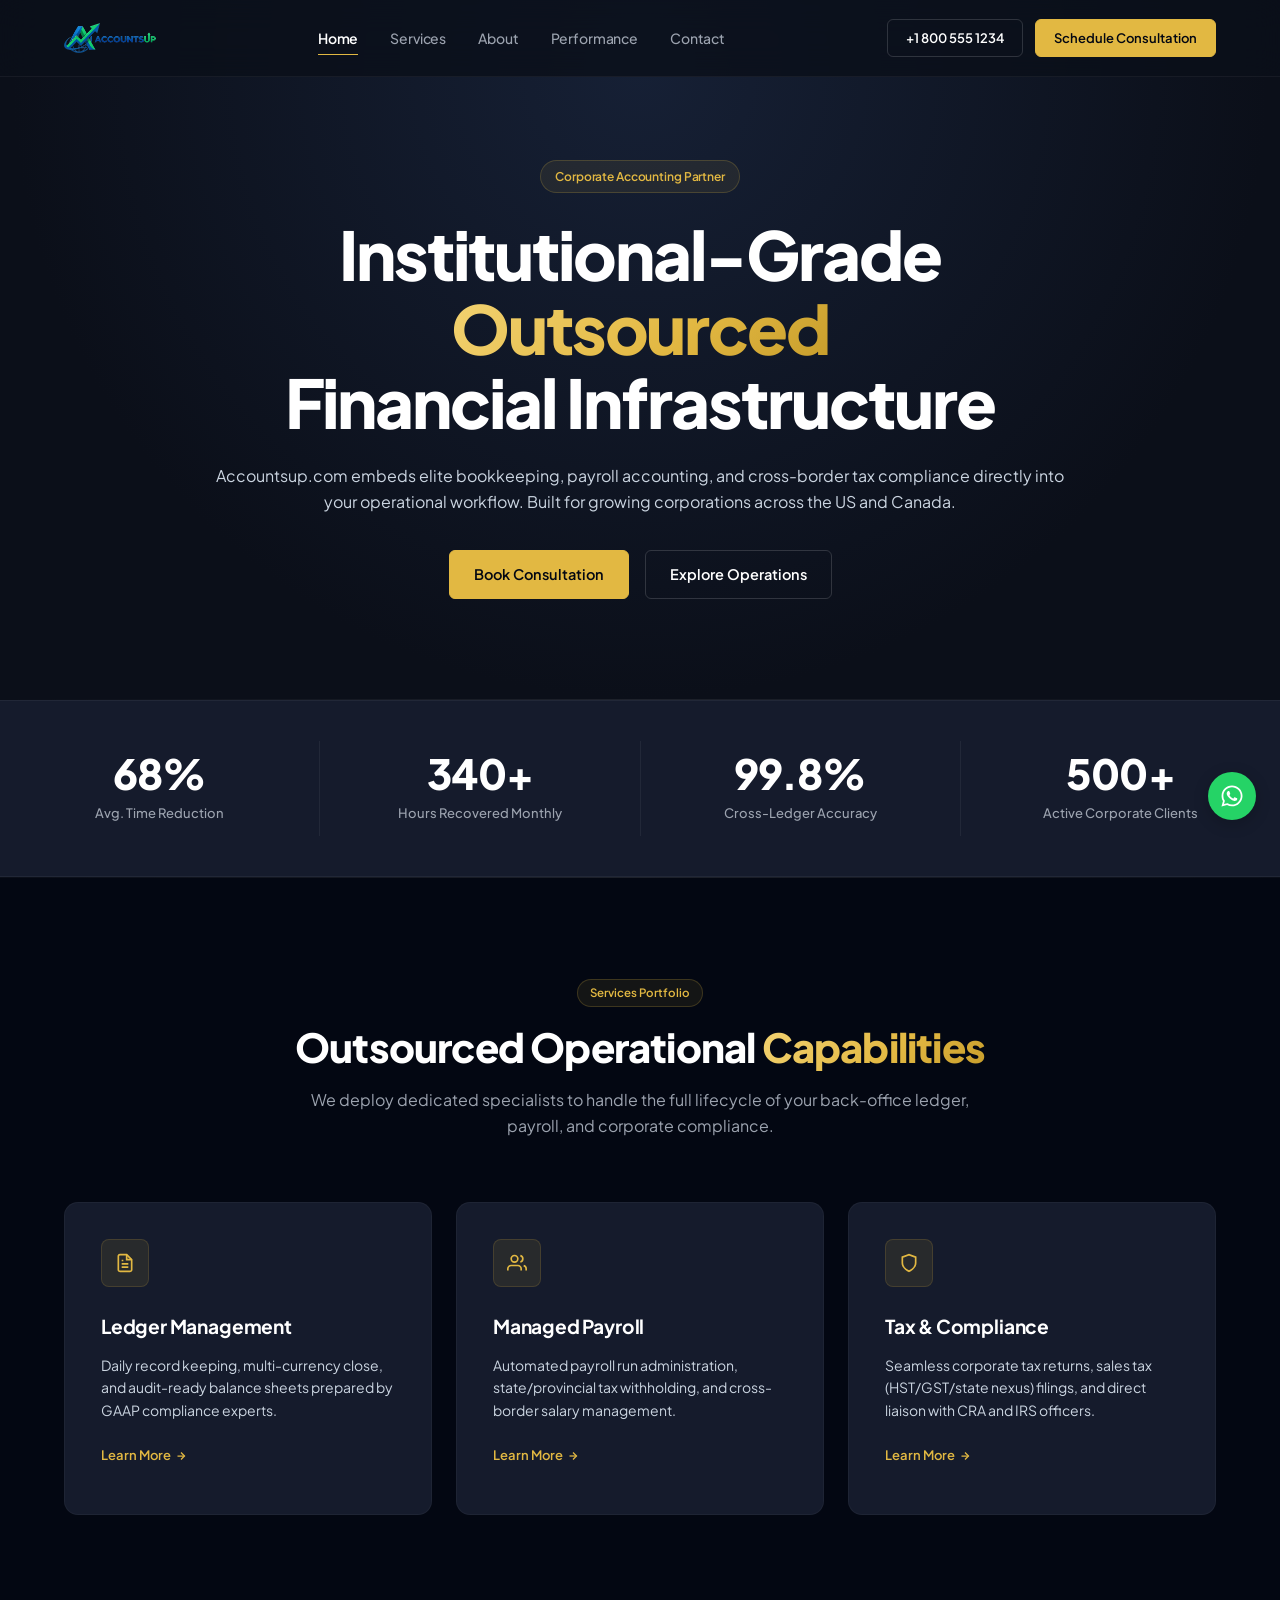
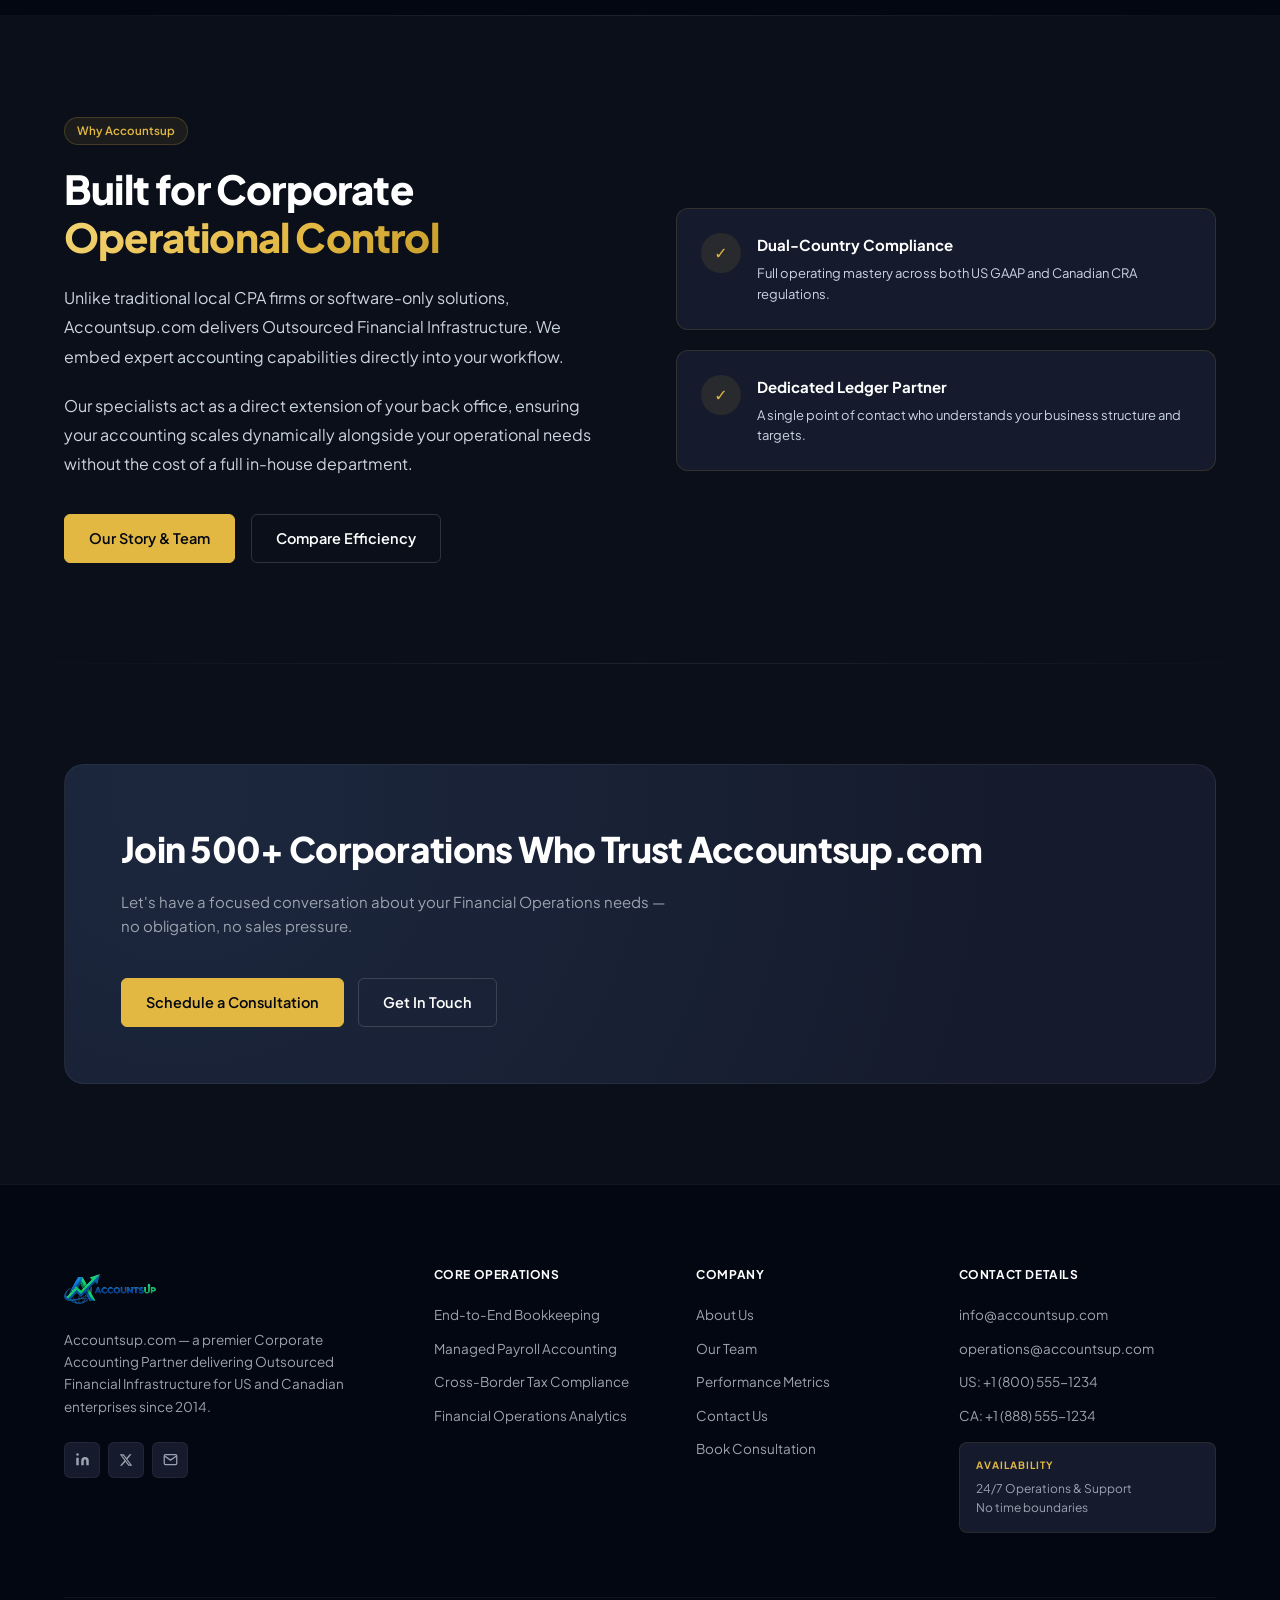
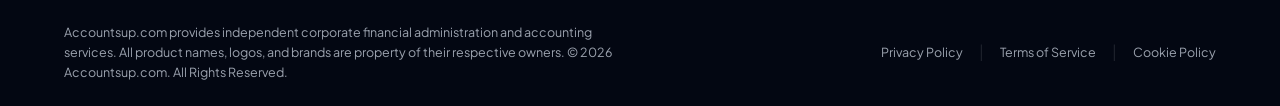
<file: index.html>
﻿<!DOCTYPE html>
<html lang="en">
<head>
<meta charset="UTF-8">
<meta name="viewport" content="width=device-width, initial-scale=1.0">
<meta name="description" content="Accountsup.com — Premium Corporate Accounting & Financial Operations for US & Canada. Expert bookkeeping, payroll, and tax compliance under US GAAP and CRA regulations.">
<title>Accountsup.com | Corporate Accounting & Financial Operations</title>
<link rel="stylesheet" href="css/global.css?v=6">
</head>
<body class="page-fade-in">

<header id="main-nav">
  <div class="nav-inner">
    <a href="index.html" class="nav-logo" id="logo-nav">
    <img src="assets/logo.png?v=3" alt="Accountsup Logo" style="height:48px;width:auto;">
</a>
    <nav class="nav-links" aria-label="Primary navigation">
      <a href="index.html" class="nav-link" id="nav-home">Home</a>
      <a href="services.html" class="nav-link" id="nav-services">Services</a>
      <a href="about.html" class="nav-link" id="nav-about">About</a>
      <a href="performance.html" class="nav-link" id="nav-performance">Performance</a>
      <a href="contact.html" class="nav-link" id="nav-contact">Contact</a>
    </nav>
    <div class="nav-actions">
      <a href="tel:+18005551234" class="btn-outline-sm">+1 800 555 1234</a>
      <a href="consultation.html" class="btn-gold-sm" id="nav-consultation">Schedule Consultation</a>
    </div>
    <button class="hamburger" id="hamburger-btn" aria-label="Toggle menu">
      <span></span><span></span><span></span>
    </button>
  </div>
</header>

<div id="mobile-menu">
  <a href="index.html" class="mobile-nav-link" id="mob-nav-home">Home</a>
  <a href="services.html" class="mobile-nav-link" id="mob-nav-services">Services</a>
  <a href="about.html" class="mobile-nav-link" id="mob-nav-about">About</a>
  <a href="performance.html" class="mobile-nav-link" id="mob-nav-performance">Performance</a>
  <a href="contact.html" class="mobile-nav-link" id="mob-nav-contact">Contact</a>
  <a href="consultation.html" class="mobile-cta" id="mob-nav-consultation">Schedule Consultation</a>
</div>

<main>
  <div class="page-hero" style="text-align:center;">
    <div class="page-hero-inner">
      <div class="page-hero-chip">Corporate Accounting Partner</div>
      <h1>Institutional-Grade <span class="gold-gradient-text">Outsourced</span><br>Financial Infrastructure</h1>
      <p style="margin: 0 auto 36px auto;">Accountsup.com embeds elite bookkeeping, payroll accounting, and cross-border tax compliance directly into your operational workflow. Built for growing corporations across the US and Canada.</p>
      <div style="display:flex;gap:16px;flex-wrap:wrap;justify-content:center;">
        <a href="consultation.html" class="btn-gold" id="hero-consult-btn">Book Consultation</a>
        <a href="services.html" class="btn-outline" id="hero-services-btn">Explore Operations</a>
      </div>
    </div>
  </div>

  <div class="section-divider"></div>

  <div class="stats-bar reveal">
    <div class="stat-item"><div class="stat-number" data-count="68" data-suffix="%">0%</div><div class="stat-label">Avg. Time Reduction</div></div>
    <div class="stat-item"><div class="stat-number" data-count="340" data-suffix="+">0+</div><div class="stat-label">Hours Recovered Monthly</div></div>
    <div class="stat-item"><div class="stat-number" data-count="99.8" data-suffix="%" data-decimals="1">0%</div><div class="stat-label">Cross-Ledger Accuracy</div></div>
    <div class="stat-item"><div class="stat-number" data-count="500" data-suffix="+">0+</div><div class="stat-label">Active Corporate Clients</div></div>
  </div>

  <div class="section-divider"></div>

  <section class="section section-alt">
    <div class="section-inner">
      <div class="section-header reveal">
        <div class="section-chip">Services Portfolio</div>
        <h2 class="section-title">Outsourced Operational <span class="gold-gradient-text">Capabilities</span></h2>
        <p class="section-subtitle">We deploy dedicated specialists to handle the full lifecycle of your back-office ledger, payroll, and corporate compliance.</p>
      </div>
      <div class="grid-3">
        <div class="card reveal" id="svc-bookkeeping-card">
          <div class="card-icon" style="width:48px;height:48px;background:rgba(212,175,55,0.1);border-radius:8px;display:flex;align-items:center;justify-content:center;margin-bottom:24px;">
            <svg width="20" height="20" viewBox="0 0 24 24" fill="none" stroke="var(--gold)" stroke-width="2"><path d="M14 2H6a2 2 0 00-2 2v16a2 2 0 002 2h12a2 2 0 002-2V8z"/><polyline points="14 2 14 8 20 8"/><line x1="16" y1="13" x2="8" y2="13"/><line x1="16" y1="17" x2="8" y2="17"/><polyline points="10 9 9 9 8 9"/></svg>
          </div>
          <h3 class="card-title" style="font-size:1.2rem;font-weight:700;color:var(--white);margin-bottom:12px;">Ledger Management</h3>
          <p class="card-text" style="font-size:14px;color:var(--slate-mid);line-height:1.6;margin-bottom:24px;">Daily record keeping, multi-currency close, and audit-ready balance sheets prepared by GAAP compliance experts.</p>
          <a href="services.html#bookkeeping" class="footer-link" style="color:var(--gold);font-weight:600;font-size:13px;display:inline-flex;align-items:center;gap:4px;">Learn More <svg width="12" height="12" viewBox="0 0 24 24" fill="none" stroke="currentColor" stroke-width="2.5"><line x1="5" y1="12" x2="19" y2="12"/><polyline points="12 5 19 12 12 19"/></svg></a>
        </div>
        
        <div class="card reveal reveal-delay-1" id="svc-payroll-card">
          <div class="card-icon" style="width:48px;height:48px;background:rgba(212,175,55,0.1);border-radius:8px;display:flex;align-items:center;justify-content:center;margin-bottom:24px;">
            <svg width="20" height="20" viewBox="0 0 24 24" fill="none" stroke="var(--gold)" stroke-width="2"><path d="M17 21v-2a4 4 0 00-4-4H5a4 4 0 00-4 4v2"/><circle cx="9" cy="7" r="4"/><path d="M23 21v-2a4 4 0 00-3-3.87"/><path d="M16 3.13a4 4 0 010 7.75"/></svg>
          </div>
          <h3 class="card-title" style="font-size:1.2rem;font-weight:700;color:var(--white);margin-bottom:12px;">Managed Payroll</h3>
          <p class="card-text" style="font-size:14px;color:var(--slate-mid);line-height:1.6;margin-bottom:24px;">Automated payroll run administration, state/provincial tax withholding, and cross-border salary management.</p>
          <a href="services.html#payroll" class="footer-link" style="color:var(--gold);font-weight:600;font-size:13px;display:inline-flex;align-items:center;gap:4px;">Learn More <svg width="12" height="12" viewBox="0 0 24 24" fill="none" stroke="currentColor" stroke-width="2.5"><line x1="5" y1="12" x2="19" y2="12"/><polyline points="12 5 19 12 12 19"/></svg></a>
        </div>

        <div class="card reveal reveal-delay-2" id="svc-tax-card">
          <div class="card-icon" style="width:48px;height:48px;background:rgba(212,175,55,0.1);border-radius:8px;display:flex;align-items:center;justify-content:center;margin-bottom:24px;">
            <svg width="20" height="20" viewBox="0 0 24 24" fill="none" stroke="var(--gold)" stroke-width="2"><path d="M12 22s8-4 8-10V5l-8-3-8 3v7c0 6 8 10 8 10z"/></svg>
          </div>
          <h3 class="card-title" style="font-size:1.2rem;font-weight:700;color:var(--white);margin-bottom:12px;">Tax &amp; Compliance</h3>
          <p class="card-text" style="font-size:14px;color:var(--slate-mid);line-height:1.6;margin-bottom:24px;">Seamless corporate tax returns, sales tax (HST/GST/state nexus) filings, and direct liaison with CRA and IRS officers.</p>
          <a href="services.html#tax" class="footer-link" style="color:var(--gold);font-weight:600;font-size:13px;display:inline-flex;align-items:center;gap:4px;">Learn More <svg width="12" height="12" viewBox="0 0 24 24" fill="none" stroke="currentColor" stroke-width="2.5"><line x1="5" y1="12" x2="19" y2="12"/><polyline points="12 5 19 12 12 19"/></svg></a>
        </div>
      </div>
    </div>
  </section>

  <div class="section-divider"></div>

  <section class="section">
    <div class="section-inner">
      <div style="display:grid;grid-template-columns:1fr 1fr;gap:72px;align-items:center;">
        <div class="reveal">
          <div class="section-chip" style="margin-bottom:20px;">Why Accountsup</div>
          <h2 class="section-title" style="text-align:left;margin-bottom:22px;">Built for Corporate <span class="gold-gradient-text">Operational Control</span></h2>
          <p style="color:var(--slate-mid);line-height:1.82;margin-bottom:20px;">Unlike traditional local CPA firms or software-only solutions, Accountsup.com delivers Outsourced Financial Infrastructure. We embed expert accounting capabilities directly into your workflow.</p>
          <p style="color:var(--slate-mid);line-height:1.82;margin-bottom:36px;">Our specialists act as a direct extension of your back office, ensuring your accounting scales dynamically alongside your operational needs without the cost of a full in-house department.</p>
          <div style="display:flex;gap:16px;flex-wrap:wrap;">
            <a href="about.html" class="btn-gold" id="home-about-link">Our Story &amp; Team</a>
            <a href="performance.html" class="btn-outline" id="home-perf-link">Compare Efficiency</a>
          </div>
        </div>
        <div class="reveal reveal-delay-2">
          <div style="display:grid;grid-template-columns:1fr;gap:20px;">
            <div class="value-card" style="padding:24px;border:1px solid rgba(212,175,55,0.15);border-radius:12px;display:flex;gap:16px;background:var(--navy-800);">
              <div style="width:40px;height:40px;background:rgba(212,175,55,0.1);border-radius:50%;display:flex;align-items:center;justify-content:center;color:var(--gold);flex-shrink:0;">✓</div>
              <div>
                <h4 style="color:var(--white);font-weight:700;margin-bottom:6px;font-size:15px;">Dual-Country Compliance</h4>
                <p style="color:var(--slate-mid);font-size:13px;line-height:1.6;">Full operating mastery across both US GAAP and Canadian CRA regulations.</p>
              </div>
            </div>
            <div class="value-card" style="padding:24px;border:1px solid rgba(212,175,55,0.15);border-radius:12px;display:flex;gap:16px;background:var(--navy-800);">
              <div style="width:40px;height:40px;background:rgba(212,175,55,0.1);border-radius:50%;display:flex;align-items:center;justify-content:center;color:var(--gold);flex-shrink:0;">✓</div>
              <div>
                <h4 style="color:var(--white);font-weight:700;margin-bottom:6px;font-size:15px;">Dedicated Ledger Partner</h4>
                <p style="color:var(--slate-mid);font-size:13px;line-height:1.6;">A single point of contact who understands your business structure and targets.</p>
              </div>
            </div>
          </div>
        </div>
      </div>
    </div>
  </section>

  <div class="section-divider"></div>

  <section class="section">
    <div class="section-inner">
      <div class="cta-banner reveal">
        <div><h2>Join 500+ Corporations Who Trust Accountsup.com</h2><p>Let's have a focused conversation about your Financial Operations needs — no obligation, no sales pressure.</p></div>
        <div class="cta-actions">
          <a href="consultation.html" class="btn-gold" id="home-cta-consult">Schedule a Consultation</a>
          <a href="contact.html" class="btn-outline" id="home-cta-contact">Get In Touch</a>
        </div>
      </div>
    </div>
  </section>
</main>

<footer id="main-footer">
  <div class="footer-inner">
    <div class="footer-grid">
      <div><div class="nav-logo" style="margin-bottom:16px;width:140px;height:48px;">LOGO AREA</div><p class="footer-brand-desc">Accountsup.com — a premier Corporate Accounting Partner delivering Outsourced Financial Infrastructure for US and Canadian enterprises since 2014.</p><div class="footer-socials"><a href="#" class="footer-social" aria-label="LinkedIn"><svg width="15" height="15" viewBox="0 0 24 24" fill="currentColor"><path d="M16 8a6 6 0 016 6v7h-4v-7a2 2 0 00-4 0v7h-4v-7a6 6 0 016-6zM2 9h4v12H2z"/><circle cx="4" cy="4" r="2"/></svg></a><a href="#" class="footer-social" aria-label="Twitter"><svg width="14" height="14" viewBox="0 0 24 24" fill="currentColor"><path d="M18.244 2.25h3.308l-7.227 8.26 8.502 11.24H16.17l-5.214-6.817L4.99 21.75H1.68l7.73-8.835L1.254 2.25H8.08l4.713 6.231zm-1.161 17.52h1.833L7.084 4.126H5.117z"/></svg></a><a href="mailto:info@accountsup.com" class="footer-social" aria-label="Email"><svg width="15" height="15" viewBox="0 0 24 24" fill="none" stroke="currentColor" stroke-width="2"><path d="M4 4h16c1.1 0 2 .9 2 2v12c0 1.1-.9 2-2 2H4c-1.1 0-2-.9-2-2V6c0-1.1.9-2 2-2z"/><polyline points="22,6 12,13 2,6"/></svg></a></div></div>
      <div><div class="footer-col-title">Core Operations</div><a href="services.html#bookkeeping" class="footer-link">End-to-End Bookkeeping</a><a href="services.html#payroll" class="footer-link">Managed Payroll Accounting</a><a href="services.html#tax" class="footer-link">Cross-Border Tax Compliance</a><a href="performance.html" class="footer-link">Financial Operations Analytics</a></div>
      <div><div class="footer-col-title">Company</div><a href="about.html" class="footer-link">About Us</a><a href="about.html#team" class="footer-link">Our Team</a><a href="performance.html" class="footer-link">Performance Metrics</a><a href="contact.html" class="footer-link">Contact Us</a><a href="consultation.html" class="footer-link">Book Consultation</a></div>
      <div><div class="footer-col-title">Contact Details</div><a href="mailto:info@accountsup.com" class="footer-link">info@accountsup.com</a><a href="mailto:operations@accountsup.com" class="footer-link">operations@accountsup.com</a><a href="tel:+18005551234" class="footer-link">US: +1 (800) 555-1234</a><a href="tel:+18885551234" class="footer-link">CA: +1 (888) 555-1234</a><div style="margin-top:16px;background:var(--navy-800);border:1px solid rgba(212,175,55,0.1);border-radius:8px;padding:14px 16px;"><div style="font-size:10px;font-weight:700;color:var(--gold);letter-spacing:.1em;text-transform:uppercase;margin-bottom:6px;">Availability</div><div style="font-size:12px;color:var(--slate-soft);line-height:1.6;">24/7 Operations &amp; Support<br>No time boundaries</div></div></div>
    </div>
    <div class="footer-bottom"><p class="footer-legal">Accountsup.com provides independent corporate financial administration and accounting services. All product names, logos, and brands are property of their respective owners. © 2026 Accountsup.com. All Rights Reserved.</p><div class="footer-policy-links"><a href="#">Privacy Policy</a><span>|</span><a href="#">Terms of Service</a><span>|</span><a href="#">Cookie Policy</a></div></div>
  </div>
</footer>

<button id="back-to-top" aria-label="Back to top">
  <svg width="20" height="20" viewBox="0 0 24 24" fill="none" stroke="#040d1a" stroke-width="2.8"><path d="M18 15l-6-6-6 6"/></svg>
</button>

<style>
@keyframes floatCard { 0%,100%{transform:translateY(0)} 50%{transform:translateY(-14px)} }
@keyframes pulse { 0%,100%{opacity:1} 50%{opacity:.4} }
@media (max-width:900px){ [style*="grid-template-columns:1fr 1fr"]:first-of-type{grid-template-columns:1fr!important} }
</style>
<script src="js/nav.js?v=6"></script>
</body>
</html>
</file>
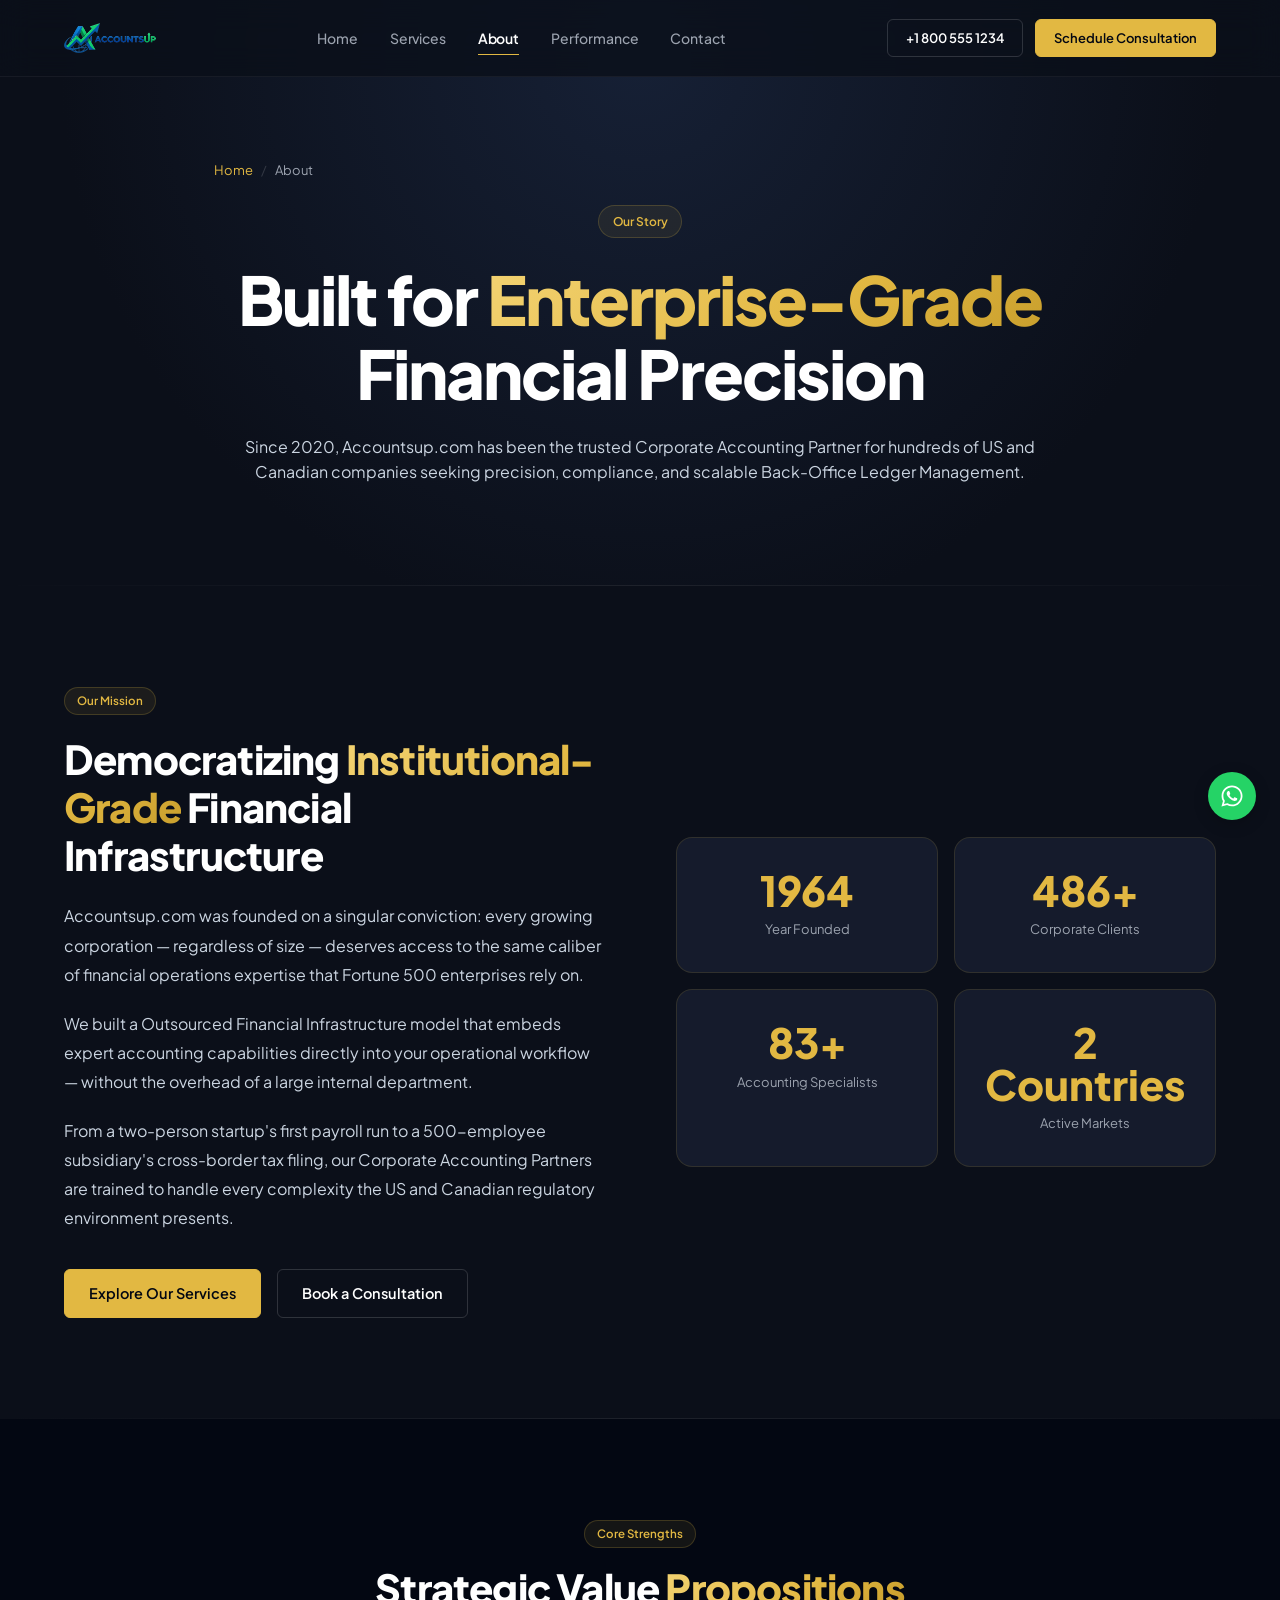
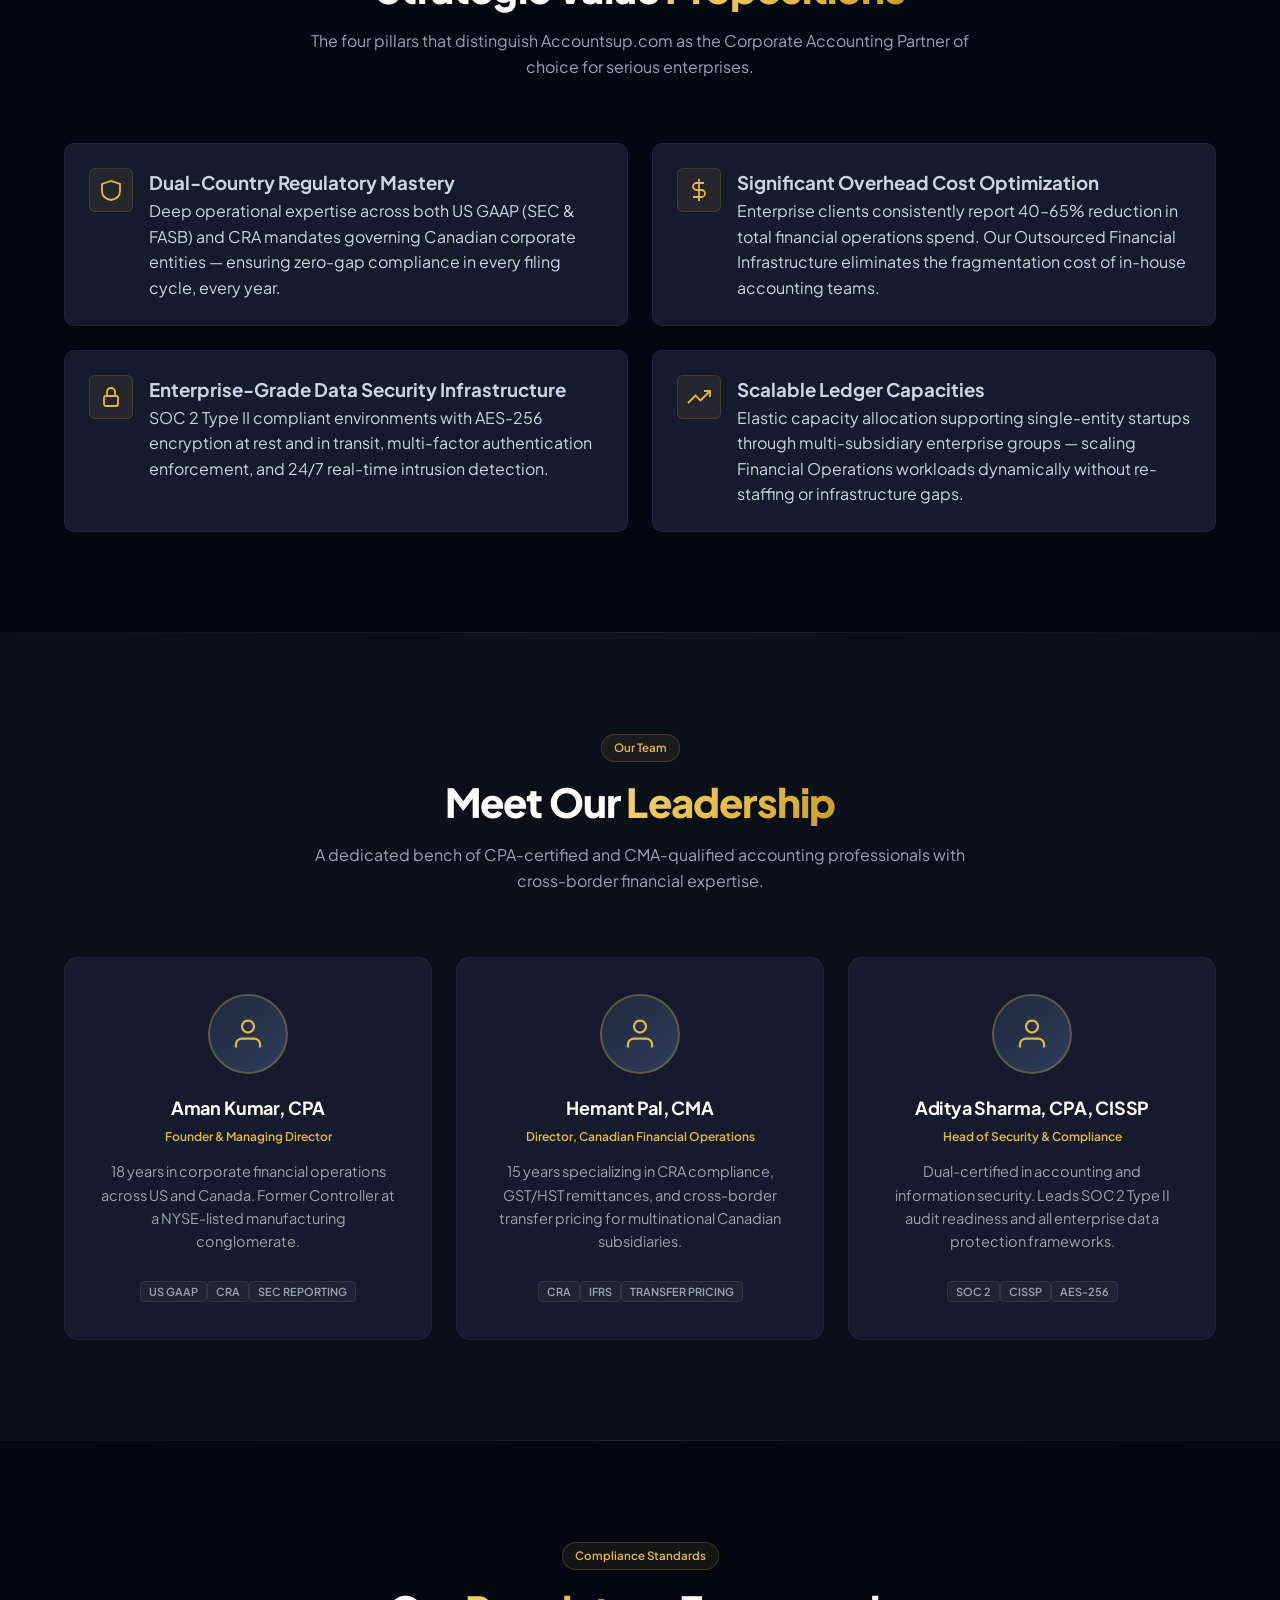
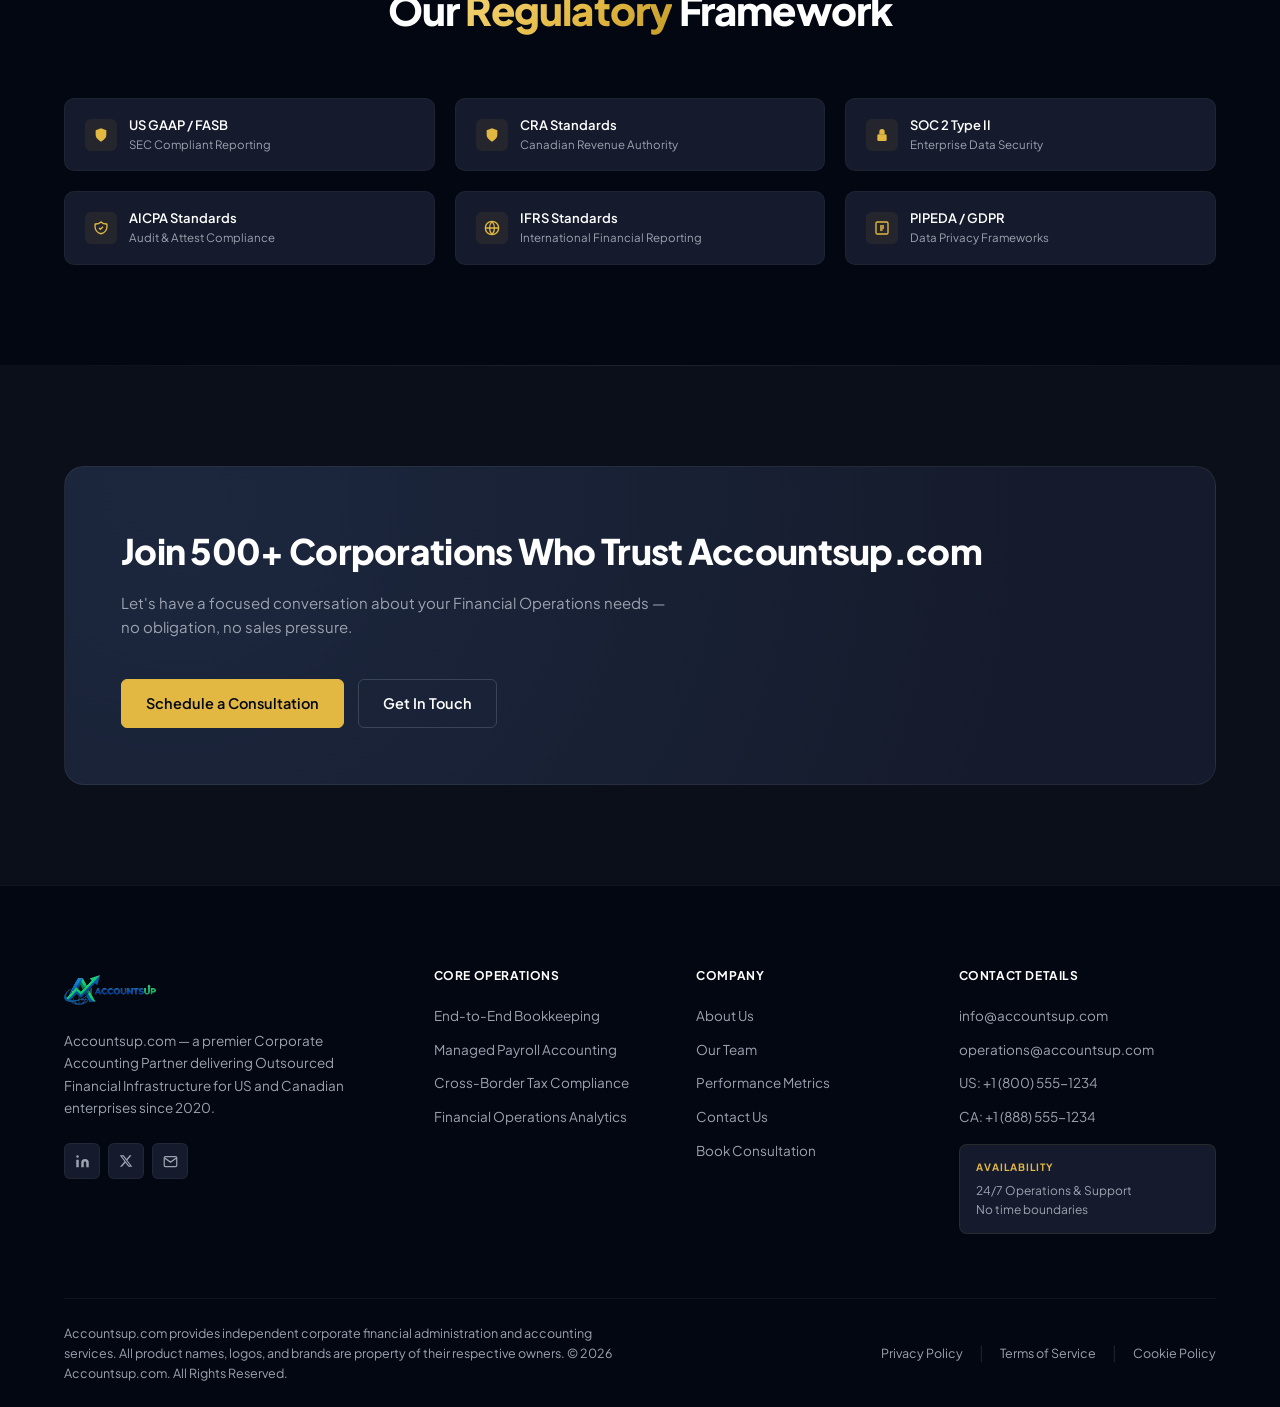
<file: about.html>
﻿<!DOCTYPE html>
<html lang="en">
<head>
<meta charset="UTF-8">
<meta name="viewport" content="width=device-width, initial-scale=1.0">
<meta name="description" content="About Accountsup.com — Our story, mission, and the Corporate Accounting Partner team delivering Outsourced Financial Infrastructure across US and Canada.">
<title>About Us | Accountsup.com</title>
<link rel="stylesheet" href="css/global.css?v=7">
</head>
<body class="page-fade-in">

<header id="main-nav">
  <div class="nav-inner">
    <a href="index.html" class="nav-logo">LOGO AREA</a>
    <nav class="nav-links" aria-label="Primary navigation">
      <a href="index.html" class="nav-link" id="nav-home">Home</a>
      <a href="services.html" class="nav-link" id="nav-services">Services</a>
      <a href="about.html" class="nav-link" id="nav-about">About</a>
      <a href="performance.html" class="nav-link" id="nav-performance">Performance</a>
      <a href="contact.html" class="nav-link" id="nav-contact">Contact</a>
    </nav>
    <div class="nav-actions">
      <a href="tel:+18005551234" class="btn-outline-sm">+1 800 555 1234</a>
      <a href="consultation.html" class="btn-gold-sm" id="nav-consultation">Schedule Consultation</a>
    </div>
    <button class="hamburger" id="hamburger-btn" aria-label="Toggle menu"><span></span><span></span><span></span></button>
  </div>
</header>
<div id="mobile-menu">
  <a href="index.html" class="mobile-nav-link" id="mob-nav-home">Home</a>
  <a href="services.html" class="mobile-nav-link" id="mob-nav-services">Services</a>
  <a href="about.html" class="mobile-nav-link" id="mob-nav-about">About</a>
  <a href="performance.html" class="mobile-nav-link" id="mob-nav-performance">Performance</a>
  <a href="contact.html" class="mobile-nav-link" id="mob-nav-contact">Contact</a>
  <a href="consultation.html" class="mobile-cta" id="mob-nav-consultation">Schedule Consultation</a>
</div>

<main>
  <div class="page-hero">
    <div class="page-hero-inner">
      <div class="breadcrumb"><a href="index.html">Home</a><span class="breadcrumb-sep">/</span><span>About</span></div>
      <div class="page-hero-chip">Our Story</div>
      <h1>Built for <span class="gold-gradient-text">Enterprise-Grade</span><br>Financial Precision</h1>
      <p>Since 2020, Accountsup.com has been the trusted Corporate Accounting Partner for hundreds of US and Canadian companies seeking precision, compliance, and scalable Back-Office Ledger Management.</p>
    </div>
  </div>

  <div class="section-divider"></div>

  <section class="section">
    <div class="section-inner">
      <div style="display:grid;grid-template-columns:1fr 1fr;gap:72px;align-items:center;">
        <div class="reveal">
          <div class="section-chip" style="margin-bottom:20px;">Our Mission</div>
          <h2 class="section-title" style="text-align:left;margin-bottom:22px;">Democratizing <span class="gold-gradient-text">Institutional-Grade</span> Financial Infrastructure</h2>
          <p style="color:var(--slate-mid);line-height:1.82;margin-bottom:20px;">Accountsup.com was founded on a singular conviction: every growing corporation — regardless of size — deserves access to the same caliber of financial operations expertise that Fortune 500 enterprises rely on.</p>
          <p style="color:var(--slate-mid);line-height:1.82;margin-bottom:20px;">We built a Outsourced Financial Infrastructure model that embeds expert accounting capabilities directly into your operational workflow — without the overhead of a large internal department.</p>
          <p style="color:var(--slate-mid);line-height:1.82;margin-bottom:36px;">From a two-person startup's first payroll run to a 500-employee subsidiary's cross-border tax filing, our Corporate Accounting Partners are trained to handle every complexity the US and Canadian regulatory environment presents.</p>
          <div style="display:flex;gap:16px;flex-wrap:wrap;">
            <a href="services.html" class="btn-gold" id="about-services-link">Explore Our Services</a>
            <a href="consultation.html" class="btn-outline" id="about-consult-link">Book a Consultation</a>
          </div>
        </div>
        <div class="reveal reveal-delay-2">
          <div style="display:grid;grid-template-columns:1fr 1fr;gap:16px;">
            <div style="background:var(--navy-800);border:1px solid rgba(212,175,55,0.14);border-radius:16px;padding:32px 24px;text-align:center;">
              <div style="font-size:2.6rem;font-weight:800;color:var(--gold);line-height:1;margin-bottom:8px;" data-count="2020" data-suffix="">0</div>
              <div style="font-size:13px;color:var(--slate-soft);">Year Founded</div>
            </div>
            <div style="background:var(--navy-800);border:1px solid rgba(212,175,55,0.14);border-radius:16px;padding:32px 24px;text-align:center;">
              <div style="font-size:2.6rem;font-weight:800;color:var(--gold);line-height:1;margin-bottom:8px;" data-count="500" data-suffix="+">0+</div>
              <div style="font-size:13px;color:var(--slate-soft);">Corporate Clients</div>
            </div>
            <div style="background:var(--navy-800);border:1px solid rgba(212,175,55,0.14);border-radius:16px;padding:32px 24px;text-align:center;">
              <div style="font-size:2.6rem;font-weight:800;color:var(--gold);line-height:1;margin-bottom:8px;" data-count="85" data-suffix="+">0+</div>
              <div style="font-size:13px;color:var(--slate-soft);">Accounting Specialists</div>
            </div>
            <div style="background:var(--navy-800);border:1px solid rgba(212,175,55,0.14);border-radius:16px;padding:32px 24px;text-align:center;">
              <div style="font-size:2.6rem;font-weight:800;color:var(--gold);line-height:1;margin-bottom:8px;" data-count="2" data-suffix=" Countries">0</div>
              <div style="font-size:13px;color:var(--slate-soft);">Active Markets</div>
            </div>
          </div>
        </div>
      </div>
    </div>
  </section>

  <div class="section-divider"></div>

  <section class="section section-alt">
    <div class="section-inner">
      <div class="section-header reveal">
        <div class="section-chip">Core Strengths</div>
        <h2 class="section-title">Strategic Value <span class="gold-gradient-text">Propositions</span></h2>
        <p class="section-subtitle">The four pillars that distinguish Accountsup.com as the Corporate Accounting Partner of choice for serious enterprises.</p>
      </div>
      <div class="grid-2">
        <div class="value-card reveal" id="about-vp-reg">
          <div class="card-icon" style="flex-shrink:0;"><svg width="24" height="24" viewBox="0 0 24 24" fill="none" stroke="var(--gold)" stroke-width="1.8"><path d="M3 6l9-3 9 3v7c0 4.5-3.5 8-9 9C6.5 21 3 17.5 3 13V6z"/></svg></div>
          <div><h3>Dual-Country Regulatory Mastery</h3><p>Deep operational expertise across both US GAAP (SEC &amp; FASB) and CRA mandates governing Canadian corporate entities — ensuring zero-gap compliance in every filing cycle, every year.</p></div>
        </div>
        <div class="value-card reveal reveal-delay-1" id="about-vp-cost">
          <div class="card-icon" style="flex-shrink:0;"><svg width="24" height="24" viewBox="0 0 24 24" fill="none" stroke="var(--gold)" stroke-width="1.8"><path d="M12 1v22M17 5H9.5a3.5 3.5 0 000 7h5a3.5 3.5 0 010 7H6"/></svg></div>
          <div><h3>Significant Overhead Cost Optimization</h3><p>Enterprise clients consistently report 40–65% reduction in total financial operations spend. Our Outsourced Financial Infrastructure eliminates the fragmentation cost of in-house accounting teams.</p></div>
        </div>
        <div class="value-card reveal reveal-delay-2" id="about-vp-sec">
          <div class="card-icon" style="flex-shrink:0;"><svg width="24" height="24" viewBox="0 0 24 24" fill="none" stroke="var(--gold)" stroke-width="1.8"><rect x="5" y="11" width="14" height="10" rx="2"/><path d="M8 11V7a4 4 0 018 0v4"/></svg></div>
          <div><h3>Enterprise-Grade Data Security Infrastructure</h3><p>SOC 2 Type II compliant environments with AES-256 encryption at rest and in transit, multi-factor authentication enforcement, and 24/7 real-time intrusion detection.</p></div>
        </div>
        <div class="value-card reveal reveal-delay-3" id="about-vp-scale">
          <div class="card-icon" style="flex-shrink:0;"><svg width="24" height="24" viewBox="0 0 24 24" fill="none" stroke="var(--gold)" stroke-width="1.8"><polyline points="23 6 13.5 15.5 8.5 10.5 1 18"/><polyline points="17 6 23 6 23 12"/></svg></div>
          <div><h3>Scalable Ledger Capacities</h3><p>Elastic capacity allocation supporting single-entity startups through multi-subsidiary enterprise groups — scaling Financial Operations workloads dynamically without re-staffing or infrastructure gaps.</p></div>
        </div>
      </div>
    </div>
  </section>

  <div class="section-divider"></div>

  <section class="section" id="team">
    <div class="section-inner">
      <div class="section-header reveal">
        <div class="section-chip">Our Team</div>
        <h2 class="section-title">Meet Our <span class="gold-gradient-text">Leadership</span></h2>
        <p class="section-subtitle">A dedicated bench of CPA-certified and CMA-qualified accounting professionals with cross-border financial expertise.</p>
      </div>
      <div class="grid-3">
        <div class="card reveal" id="team-card-1" style="text-align:center;">
          <div style="width:80px;height:80px;border-radius:50%;background:linear-gradient(135deg,var(--navy-700),var(--navy-600));border:2px solid rgba(212,175,55,0.3);margin:0 auto 20px;display:flex;align-items:center;justify-content:center;">
            <svg width="36" height="36" viewBox="0 0 24 24" fill="none" stroke="var(--gold)" stroke-width="1.5"><path d="M20 21v-2a4 4 0 00-4-4H8a4 4 0 00-4 4v2"/><circle cx="12" cy="7" r="4"/></svg>
          </div>
          <h3 class="card-title" style="margin-bottom:4px;">Aman Kumar, CPA</h3>
          <div style="font-size:12px;color:var(--gold);font-weight:600;margin-bottom:14px;">Founder &amp; Managing Director</div>
          <p class="card-text">18 years in corporate financial operations across US and Canada. Former Controller at a NYSE-listed manufacturing conglomerate.</p>
          <div class="card-footer" style="justify-content:center;">
            <span class="tech-badge">US GAAP</span><span class="tech-badge">CRA</span><span class="tech-badge">SEC Reporting</span>
          </div>
        </div>
        <div class="card reveal reveal-delay-1" id="team-card-2" style="text-align:center;">
          <div style="width:80px;height:80px;border-radius:50%;background:linear-gradient(135deg,var(--navy-700),var(--navy-600));border:2px solid rgba(212,175,55,0.3);margin:0 auto 20px;display:flex;align-items:center;justify-content:center;">
            <svg width="36" height="36" viewBox="0 0 24 24" fill="none" stroke="var(--gold)" stroke-width="1.5"><path d="M20 21v-2a4 4 0 00-4-4H8a4 4 0 00-4 4v2"/><circle cx="12" cy="7" r="4"/></svg>
          </div>
          <h3 class="card-title" style="margin-bottom:4px;">Hemant Pal, CMA</h3>
          <div style="font-size:12px;color:var(--gold);font-weight:600;margin-bottom:14px;">Director, Canadian Financial Operations</div>
          <p class="card-text">15 years specializing in CRA compliance, GST/HST remittances, and cross-border transfer pricing for multinational Canadian subsidiaries.</p>
          <div class="card-footer" style="justify-content:center;">
            <span class="tech-badge">CRA</span><span class="tech-badge">IFRS</span><span class="tech-badge">Transfer Pricing</span>
          </div>
        </div>
        <div class="card reveal reveal-delay-2" id="team-card-3" style="text-align:center;">
          <div style="width:80px;height:80px;border-radius:50%;background:linear-gradient(135deg,var(--navy-700),var(--navy-600));border:2px solid rgba(212,175,55,0.3);margin:0 auto 20px;display:flex;align-items:center;justify-content:center;">
            <svg width="36" height="36" viewBox="0 0 24 24" fill="none" stroke="var(--gold)" stroke-width="1.5"><path d="M20 21v-2a4 4 0 00-4-4H8a4 4 0 00-4 4v2"/><circle cx="12" cy="7" r="4"/></svg>
          </div>
          <h3 class="card-title" style="margin-bottom:4px;">Aditya Sharma, CPA, CISSP</h3>
          <div style="font-size:12px;color:var(--gold);font-weight:600;margin-bottom:14px;">Head of Security &amp; Compliance</div>
          <p class="card-text">Dual-certified in accounting and information security. Leads SOC 2 Type II audit readiness and all enterprise data protection frameworks.</p>
          <div class="card-footer" style="justify-content:center;">
            <span class="tech-badge">SOC 2</span><span class="tech-badge">CISSP</span><span class="tech-badge">AES-256</span>
          </div>
        </div>
      </div>
    </div>
  </section>

  <div class="section-divider"></div>

  <section class="section section-alt">
    <div class="section-inner">
      <div class="section-header reveal">
        <div class="section-chip">Compliance Standards</div>
        <h2 class="section-title">Our <span class="gold-gradient-text">Regulatory</span> Framework</h2>
      </div>
      <div style="display:grid;grid-template-columns:repeat(3,1fr);gap:20px;" class="reveal" id="compliance-grid">
        <div class="compliance-badge"><div class="compliance-badge-icon"><svg width="16" height="16" viewBox="0 0 24 24" fill="var(--gold)"><path d="M12 22s8-4 8-10V5l-8-3-8 3v7c0 6 8 10 8 10z"/></svg></div><div><div class="compliance-badge-title">US GAAP / FASB</div><div class="compliance-badge-sub">SEC Compliant Reporting</div></div></div>
        <div class="compliance-badge"><div class="compliance-badge-icon"><svg width="16" height="16" viewBox="0 0 24 24" fill="var(--gold)"><path d="M12 22s8-4 8-10V5l-8-3-8 3v7c0 6 8 10 8 10z"/></svg></div><div><div class="compliance-badge-title">CRA Standards</div><div class="compliance-badge-sub">Canadian Revenue Authority</div></div></div>
        <div class="compliance-badge"><div class="compliance-badge-icon"><svg width="16" height="16" viewBox="0 0 24 24" fill="var(--gold)"><rect x="5" y="11" width="14" height="10" rx="2"/><path d="M8 11V7a4 4 0 018 0v4"/></svg></div><div><div class="compliance-badge-title">SOC 2 Type II</div><div class="compliance-badge-sub">Enterprise Data Security</div></div></div>
        <div class="compliance-badge"><div class="compliance-badge-icon"><svg width="16" height="16" viewBox="0 0 24 24" fill="none" stroke="var(--gold)" stroke-width="2"><path d="M9 12l2 2 4-4m5.618-4.016A11.955 11.955 0 0112 2.944a11.955 11.955 0 01-8.618 3.04A12.02 12.02 0 003 9c0 5.591 3.824 10.29 9 11.622 5.176-1.332 9-6.03 9-11.622 0-1.042-.133-2.052-.382-3.016z"/></svg></div><div><div class="compliance-badge-title">AICPA Standards</div><div class="compliance-badge-sub">Audit &amp; Attest Compliance</div></div></div>
        <div class="compliance-badge"><div class="compliance-badge-icon"><svg width="16" height="16" viewBox="0 0 24 24" fill="none" stroke="var(--gold)" stroke-width="2"><circle cx="12" cy="12" r="10"/><path d="M2 12h20M12 2a15.3 15.3 0 010 20M12 2a15.3 15.3 0 000 20"/></svg></div><div><div class="compliance-badge-title">IFRS Standards</div><div class="compliance-badge-sub">International Financial Reporting</div></div></div>
        <div class="compliance-badge"><div class="compliance-badge-icon"><svg width="16" height="16" viewBox="0 0 24 24" fill="none" stroke="var(--gold)" stroke-width="2"><rect x="3" y="3" width="18" height="18" rx="2"/><path d="M9 9h6M9 12h6M9 15h4"/></svg></div><div><div class="compliance-badge-title">PIPEDA / GDPR</div><div class="compliance-badge-sub">Data Privacy Frameworks</div></div></div>
      </div>
    </div>
  </section>

  <div class="section-divider"></div>

  <section class="section">
    <div class="section-inner">
      <div class="cta-banner reveal">
        <div><h2>Join 500+ Corporations Who Trust Accountsup.com</h2><p>Let's have a focused conversation about your Financial Operations needs — no obligation, no sales pressure.</p></div>
        <div class="cta-actions">
          <a href="consultation.html" class="btn-gold" id="about-cta-consult">Schedule a Consultation</a>
          <a href="contact.html" class="btn-outline" id="about-cta-contact">Get In Touch</a>
        </div>
      </div>
    </div>
  </section>
</main>

<footer id="main-footer">
  <div class="footer-inner">
    <div class="footer-grid">
      <div><div class="nav-logo" style="margin-bottom:16px;width:140px;height:48px;">LOGO AREA</div><p class="footer-brand-desc">Accountsup.com — a premier Corporate Accounting Partner delivering Outsourced Financial Infrastructure for US and Canadian enterprises since 2020.</p><div class="footer-socials"><a href="#" class="footer-social" aria-label="LinkedIn"><svg width="15" height="15" viewBox="0 0 24 24" fill="currentColor"><path d="M16 8a6 6 0 016 6v7h-4v-7a2 2 0 00-4 0v7h-4v-7a6 6 0 016-6zM2 9h4v12H2z"/><circle cx="4" cy="4" r="2"/></svg></a><a href="#" class="footer-social" aria-label="Twitter"><svg width="14" height="14" viewBox="0 0 24 24" fill="currentColor"><path d="M18.244 2.25h3.308l-7.227 8.26 8.502 11.24H16.17l-5.214-6.817L4.99 21.75H1.68l7.73-8.835L1.254 2.25H8.08l4.713 6.231zm-1.161 17.52h1.833L7.084 4.126H5.117z"/></svg></a><a href="mailto:info@accountsup.com" class="footer-social" aria-label="Email"><svg width="15" height="15" viewBox="0 0 24 24" fill="none" stroke="currentColor" stroke-width="2"><path d="M4 4h16c1.1 0 2 .9 2 2v12c0 1.1-.9 2-2 2H4c-1.1 0-2-.9-2-2V6c0-1.1.9-2 2-2z"/><polyline points="22,6 12,13 2,6"/></svg></a></div></div>
      <div><div class="footer-col-title">Core Operations</div><a href="services.html#bookkeeping" class="footer-link">End-to-End Bookkeeping</a><a href="services.html#payroll" class="footer-link">Managed Payroll Accounting</a><a href="services.html#tax" class="footer-link">Cross-Border Tax Compliance</a><a href="performance.html" class="footer-link">Financial Operations Analytics</a></div>
      <div><div class="footer-col-title">Company</div><a href="about.html" class="footer-link">About Us</a><a href="about.html#team" class="footer-link">Our Team</a><a href="performance.html" class="footer-link">Performance Metrics</a><a href="contact.html" class="footer-link">Contact Us</a><a href="consultation.html" class="footer-link">Book Consultation</a></div>
      <div><div class="footer-col-title">Contact Details</div><a href="mailto:info@accountsup.com" class="footer-link">info@accountsup.com</a><a href="mailto:operations@accountsup.com" class="footer-link">operations@accountsup.com</a><a href="tel:+18005551234" class="footer-link">US: +1 (800) 555-1234</a><a href="tel:+18885551234" class="footer-link">CA: +1 (888) 555-1234</a><div style="margin-top:16px;background:var(--navy-800);border:1px solid rgba(212,175,55,0.1);border-radius:8px;padding:14px 16px;"><div style="font-size:10px;font-weight:700;color:var(--gold);letter-spacing:.1em;text-transform:uppercase;margin-bottom:6px;">Availability</div><div style="font-size:12px;color:var(--slate-soft);line-height:1.6;">24/7 Operations &amp; Support<br>No time boundaries</div></div></div>
    </div>
    <div class="footer-bottom"><p class="footer-legal">Accountsup.com provides independent corporate financial administration and accounting services. All product names, logos, and brands are property of their respective owners. © 2026 Accountsup.com. All Rights Reserved.</p><div class="footer-policy-links"><a href="#">Privacy Policy</a><span>|</span><a href="#">Terms of Service</a><span>|</span><a href="#">Cookie Policy</a></div></div>
  </div>
</footer>
<button id="back-to-top" aria-label="Back to top"><svg width="20" height="20" viewBox="0 0 24 24" fill="none" stroke="#040d1a" stroke-width="2.8"><path d="M18 15l-6-6-6 6"/></svg></button>
<style>@media(max-width:900px){[style*="grid-template-columns:1fr 1fr"]{grid-template-columns:1fr!important}[style*="grid-template-columns:repeat(3,1fr)"]{grid-template-columns:1fr 1fr!important}}</style>
<script src="js/nav.js?v=7"></script>
</body>
</html>
</file>
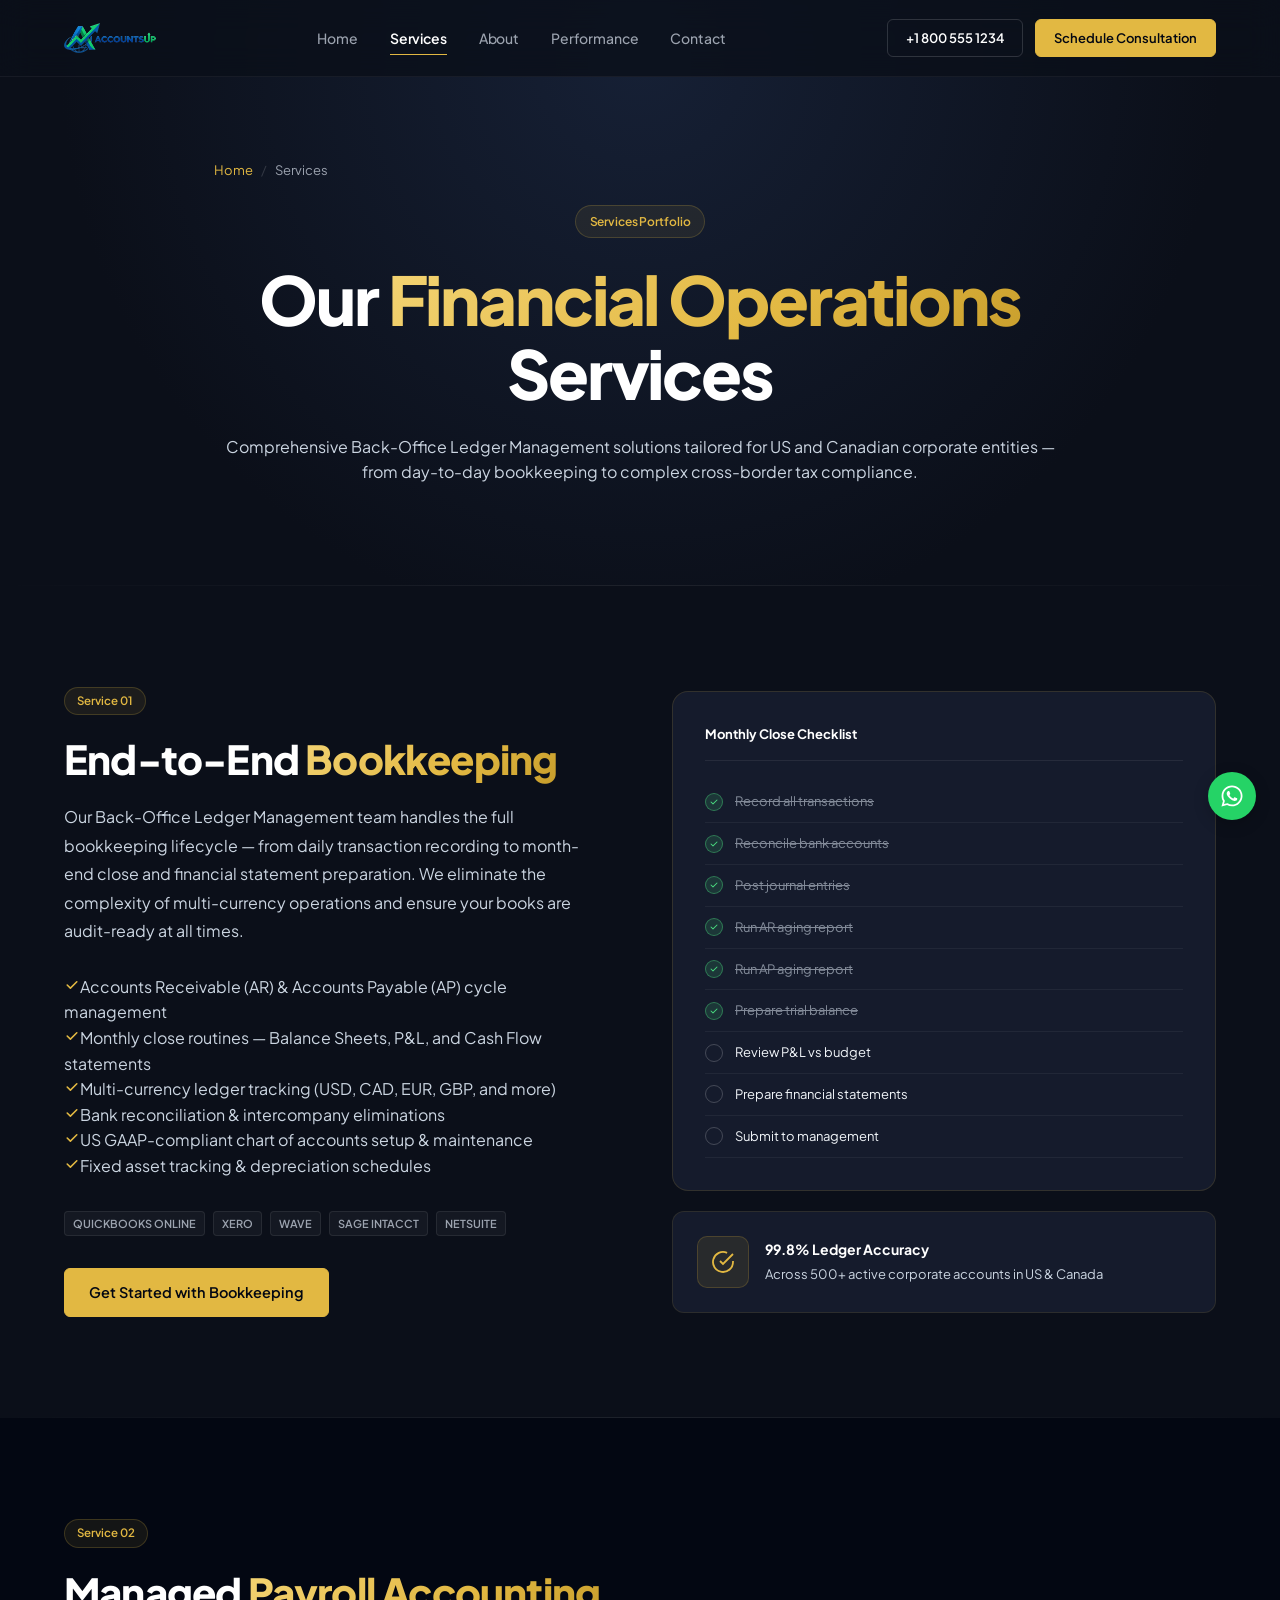
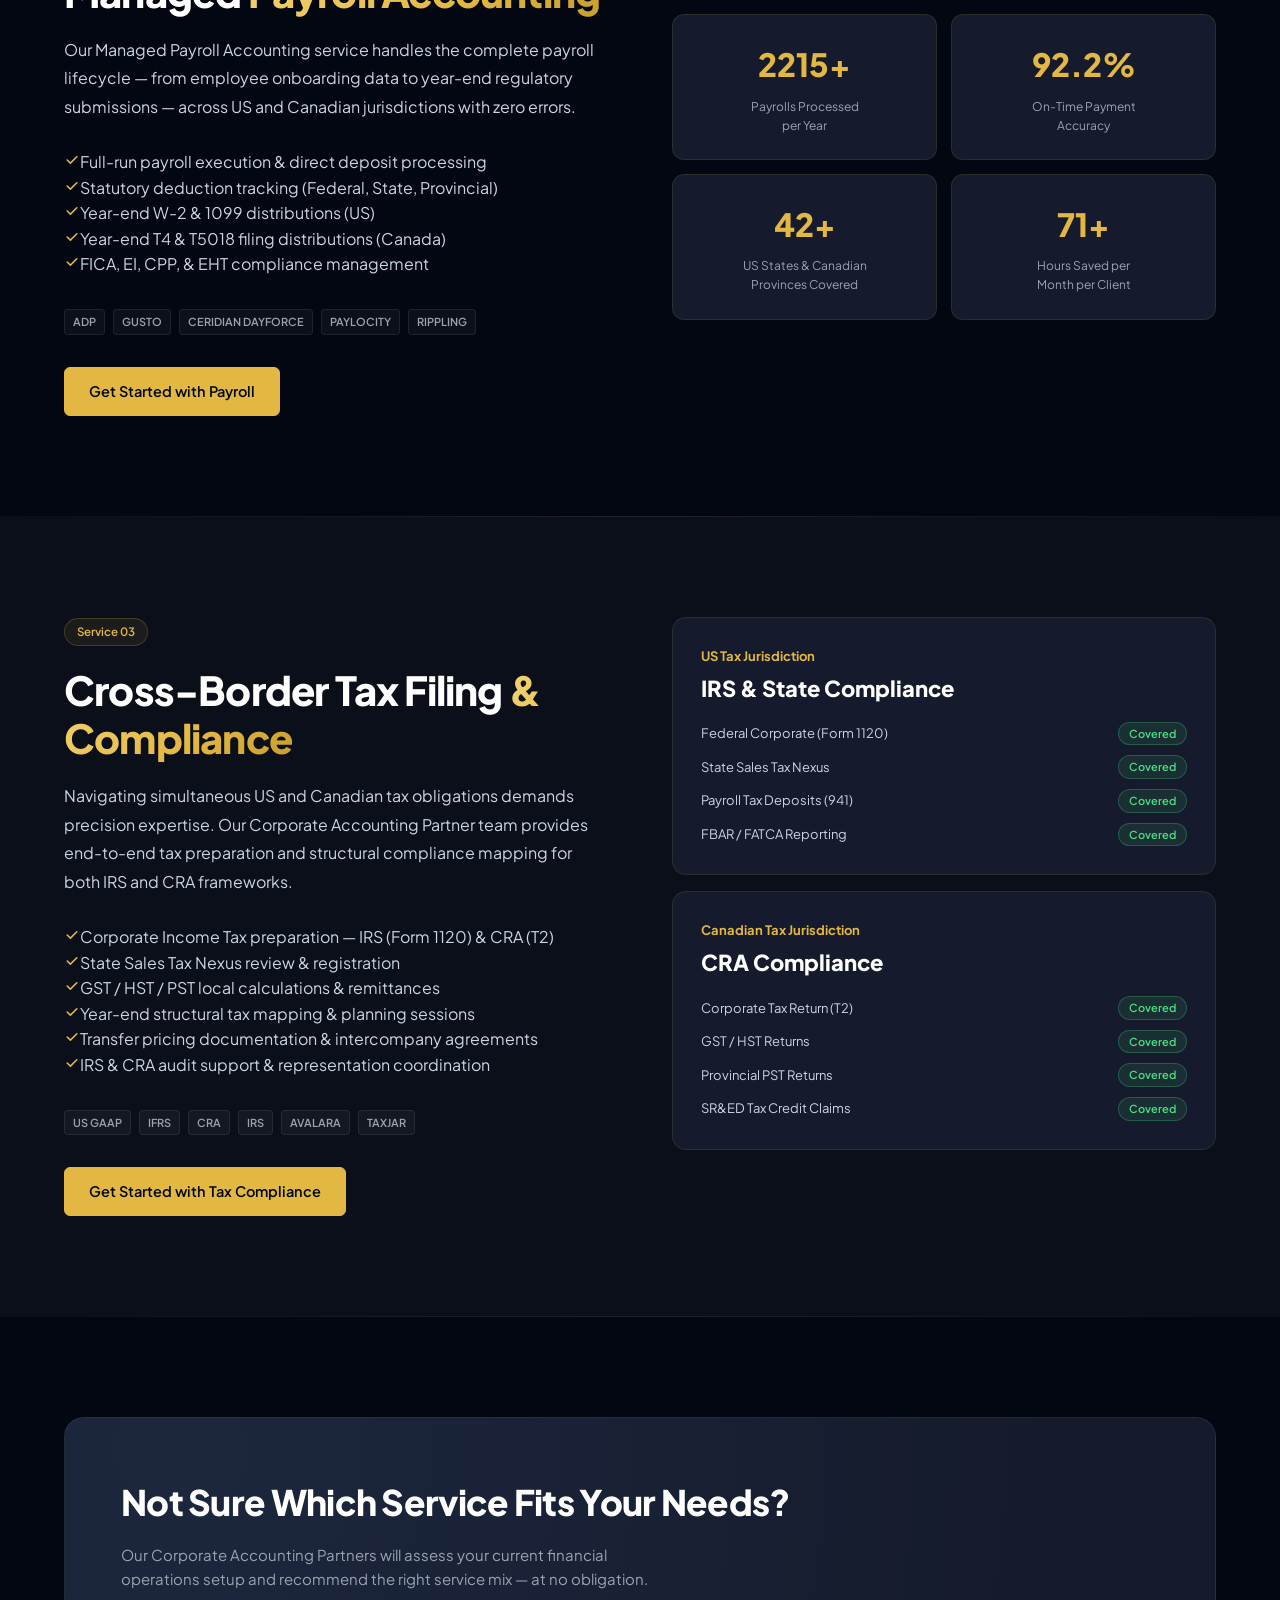
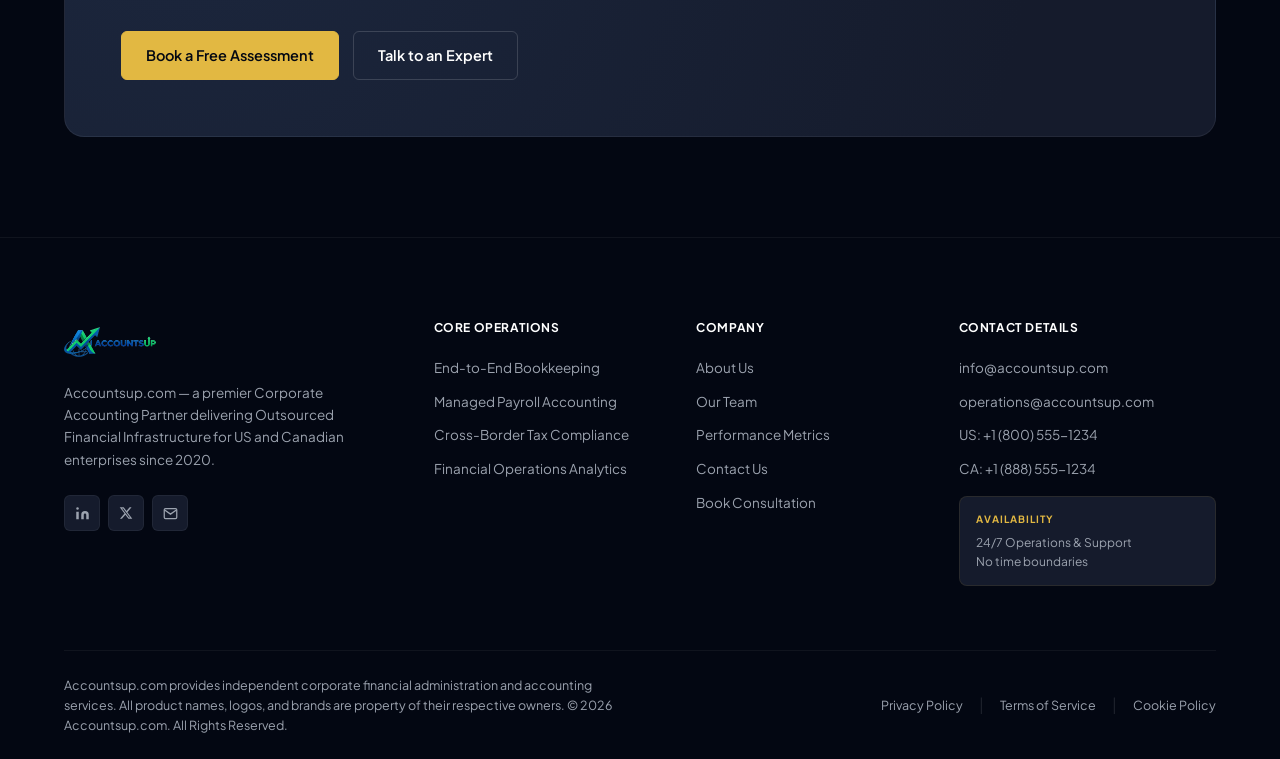
<file: services.html>
﻿<!DOCTYPE html>
<html lang="en">
<head>
<meta charset="UTF-8">
<meta name="viewport" content="width=device-width, initial-scale=1.0">
<meta name="description" content="Accountsup.com Services — End-to-End Bookkeeping, Managed Payroll Accounting, and Cross-Border Tax Filing & Compliance for US and Canadian corporations.">
<title>Services | Accountsup.com</title>
<link rel="stylesheet" href="css/global.css?v=7">
</head>
<body class="page-fade-in">

<header id="main-nav">
  <div class="nav-inner">
    <a href="index.html" class="nav-logo">LOGO AREA</a>
    <nav class="nav-links" aria-label="Primary navigation">
      <a href="index.html" class="nav-link" id="nav-home">Home</a>
      <a href="services.html" class="nav-link" id="nav-services">Services</a>
      <a href="about.html" class="nav-link" id="nav-about">About</a>
      <a href="performance.html" class="nav-link" id="nav-performance">Performance</a>
      <a href="contact.html" class="nav-link" id="nav-contact">Contact</a>
    </nav>
    <div class="nav-actions">
      <a href="tel:+18005551234" class="btn-outline-sm">+1 800 555 1234</a>
      <a href="consultation.html" class="btn-gold-sm" id="nav-consultation">Schedule Consultation</a>
    </div>
    <button class="hamburger" id="hamburger-btn" aria-label="Toggle menu">
      <span></span><span></span><span></span>
    </button>
  </div>
</header>

<div id="mobile-menu">
  <a href="index.html" class="mobile-nav-link" id="mob-nav-home">Home</a>
  <a href="services.html" class="mobile-nav-link" id="mob-nav-services">Services</a>
  <a href="about.html" class="mobile-nav-link" id="mob-nav-about">About</a>
  <a href="performance.html" class="mobile-nav-link" id="mob-nav-performance">Performance</a>
  <a href="contact.html" class="mobile-nav-link" id="mob-nav-contact">Contact</a>
  <a href="consultation.html" class="mobile-cta" id="mob-nav-consultation">Schedule Consultation</a>
</div>

<main>

  <div class="page-hero">
    <div class="page-hero-inner">
      <div class="breadcrumb"><a href="index.html">Home</a><span class="breadcrumb-sep">/</span><span>Services</span></div>
      <div class="page-hero-chip">Services Portfolio</div>
      <h1>Our <span class="gold-gradient-text">Financial Operations</span><br>Services</h1>
      <p>Comprehensive Back-Office Ledger Management solutions tailored for US and Canadian corporate entities — from day-to-day bookkeeping to complex cross-border tax compliance.</p>
    </div>
  </div>

  <div class="section-divider"></div>

  <section class="section" id="bookkeeping">
    <div class="section-inner">
      <div style="display:grid;grid-template-columns:1fr 1fr;gap:64px;align-items:center;">
        <div class="reveal">
          <div class="section-chip" style="margin-bottom:20px;">Service 01</div>
          <h2 class="section-title" style="text-align:left;margin-bottom:20px;">End-to-End <span class="gold-gradient-text">Bookkeeping</span></h2>
          <p style="color:var(--slate-mid);line-height:1.78;margin-bottom:28px;">Our Back-Office Ledger Management team handles the full bookkeeping lifecycle — from daily transaction recording to month-end close and financial statement preparation. We eliminate the complexity of multi-currency operations and ensure your books are audit-ready at all times.</p>
          <ul class="card-list" style="margin-bottom:32px;">
            <li><svg width="16" height="16" viewBox="0 0 20 20" fill="var(--gold)"><path d="M16.707 5.293a1 1 0 010 1.414l-8 8a1 1 0 01-1.414 0l-4-4a1 1 0 011.414-1.414L8 12.586l7.293-7.293a1 1 0 011.414 0z"/></svg>Accounts Receivable (AR) &amp; Accounts Payable (AP) cycle management</li>
            <li><svg width="16" height="16" viewBox="0 0 20 20" fill="var(--gold)"><path d="M16.707 5.293a1 1 0 010 1.414l-8 8a1 1 0 01-1.414 0l-4-4a1 1 0 011.414-1.414L8 12.586l7.293-7.293a1 1 0 011.414 0z"/></svg>Monthly close routines — Balance Sheets, P&amp;L, and Cash Flow statements</li>
            <li><svg width="16" height="16" viewBox="0 0 20 20" fill="var(--gold)"><path d="M16.707 5.293a1 1 0 010 1.414l-8 8a1 1 0 01-1.414 0l-4-4a1 1 0 011.414-1.414L8 12.586l7.293-7.293a1 1 0 011.414 0z"/></svg>Multi-currency ledger tracking (USD, CAD, EUR, GBP, and more)</li>
            <li><svg width="16" height="16" viewBox="0 0 20 20" fill="var(--gold)"><path d="M16.707 5.293a1 1 0 010 1.414l-8 8a1 1 0 01-1.414 0l-4-4a1 1 0 011.414-1.414L8 12.586l7.293-7.293a1 1 0 011.414 0z"/></svg>Bank reconciliation &amp; intercompany eliminations</li>
            <li><svg width="16" height="16" viewBox="0 0 20 20" fill="var(--gold)"><path d="M16.707 5.293a1 1 0 010 1.414l-8 8a1 1 0 01-1.414 0l-4-4a1 1 0 011.414-1.414L8 12.586l7.293-7.293a1 1 0 011.414 0z"/></svg>US GAAP-compliant chart of accounts setup &amp; maintenance</li>
            <li><svg width="16" height="16" viewBox="0 0 20 20" fill="var(--gold)"><path d="M16.707 5.293a1 1 0 010 1.414l-8 8a1 1 0 01-1.414 0l-4-4a1 1 0 011.414-1.414L8 12.586l7.293-7.293a1 1 0 011.414 0z"/></svg>Fixed asset tracking &amp; depreciation schedules</li>
          </ul>
          <div style="display:flex;flex-wrap:wrap;gap:8px;margin-bottom:32px;">
            <span class="tech-badge">QuickBooks Online</span><span class="tech-badge">Xero</span><span class="tech-badge">Wave</span><span class="tech-badge">Sage Intacct</span><span class="tech-badge">NetSuite</span>
          </div>
          <a href="consultation.html" class="btn-gold" id="svc-bookkeeping-cta">Get Started with Bookkeeping</a>
        </div>
        <div class="reveal reveal-delay-2">
          <div style="background:var(--navy-800);border:1px solid rgba(212,175,55,0.15);border-radius:16px;padding:32px;">
            <div style="font-size:13px;font-weight:700;color:var(--white);margin-bottom:20px;padding-bottom:16px;border-bottom:1px solid rgba(255,255,255,0.07);">Monthly Close Checklist</div>
            <div id="checklist-items"></div>
          </div>
          <div style="margin-top:20px;background:var(--navy-800);border:1px solid rgba(212,175,55,0.12);border-radius:12px;padding:24px;display:flex;align-items:center;gap:16px;">
            <div style="width:52px;height:52px;background:rgba(212,175,55,0.1);border:1px solid rgba(212,175,55,0.2);border-radius:10px;display:flex;align-items:center;justify-content:center;flex-shrink:0;">
              <svg width="24" height="24" viewBox="0 0 24 24" fill="none" stroke="var(--gold)" stroke-width="1.8"><path d="M22 11.08V12a10 10 0 11-5.93-9.14"/><polyline points="22 4 12 14.01 9 11.01"/></svg>
            </div>
            <div>
              <div style="font-size:14px;font-weight:700;color:var(--white);margin-bottom:4px;">99.8% Ledger Accuracy</div>
              <div style="font-size:13px;color:var(--slate-mid);">Across 500+ active corporate accounts in US &amp; Canada</div>
            </div>
          </div>
        </div>
      </div>
    </div>
  </section>

  <div class="section-divider"></div>

  <section class="section section-alt" id="payroll">
    <div class="section-inner">
      <div style="display:grid;grid-template-columns:1fr 1fr;gap:64px;align-items:center;">
        <div class="reveal" style="order:2;">
          <div style="display:grid;grid-template-columns:1fr 1fr;gap:14px;">
            <div style="background:var(--navy-800);border:1px solid rgba(212,175,55,0.12);border-radius:12px;padding:24px;text-align:center;">
              <div style="font-size:2rem;font-weight:800;color:var(--gold);margin-bottom:6px;" data-count="2400" data-suffix="+">0+</div>
              <div style="font-size:12px;color:var(--slate-soft);">Payrolls Processed<br>per Year</div>
            </div>
            <div style="background:var(--navy-800);border:1px solid rgba(212,175,55,0.12);border-radius:12px;padding:24px;text-align:center;">
              <div style="font-size:2rem;font-weight:800;color:var(--gold);margin-bottom:6px;" data-count="99.9" data-suffix="%" data-decimals="1">0%</div>
              <div style="font-size:12px;color:var(--slate-soft);">On-Time Payment<br>Accuracy</div>
            </div>
            <div style="background:var(--navy-800);border:1px solid rgba(212,175,55,0.12);border-radius:12px;padding:24px;text-align:center;">
              <div style="font-size:2rem;font-weight:800;color:var(--gold);margin-bottom:6px;" data-count="50" data-suffix="+">0+</div>
              <div style="font-size:12px;color:var(--slate-soft);">US States &amp; Canadian<br>Provinces Covered</div>
            </div>
            <div style="background:var(--navy-800);border:1px solid rgba(212,175,55,0.12);border-radius:12px;padding:24px;text-align:center;">
              <div style="font-size:2rem;font-weight:800;color:var(--gold);margin-bottom:6px;" data-count="85" data-suffix="+">0+</div>
              <div style="font-size:12px;color:var(--slate-soft);">Hours Saved per<br>Month per Client</div>
            </div>
          </div>
        </div>
        <div class="reveal reveal-delay-1" style="order:1;">
          <div class="section-chip" style="margin-bottom:20px;">Service 02</div>
          <h2 class="section-title" style="text-align:left;margin-bottom:20px;">Managed <span class="gold-gradient-text">Payroll Accounting</span></h2>
          <p style="color:var(--slate-mid);line-height:1.78;margin-bottom:28px;">Our Managed Payroll Accounting service handles the complete payroll lifecycle — from employee onboarding data to year-end regulatory submissions — across US and Canadian jurisdictions with zero errors.</p>
          <ul class="card-list" style="margin-bottom:32px;">
            <li><svg width="16" height="16" viewBox="0 0 20 20" fill="var(--gold)"><path d="M16.707 5.293a1 1 0 010 1.414l-8 8a1 1 0 01-1.414 0l-4-4a1 1 0 011.414-1.414L8 12.586l7.293-7.293a1 1 0 011.414 0z"/></svg>Full-run payroll execution &amp; direct deposit processing</li>
            <li><svg width="16" height="16" viewBox="0 0 20 20" fill="var(--gold)"><path d="M16.707 5.293a1 1 0 010 1.414l-8 8a1 1 0 01-1.414 0l-4-4a1 1 0 011.414-1.414L8 12.586l7.293-7.293a1 1 0 011.414 0z"/></svg>Statutory deduction tracking (Federal, State, Provincial)</li>
            <li><svg width="16" height="16" viewBox="0 0 20 20" fill="var(--gold)"><path d="M16.707 5.293a1 1 0 010 1.414l-8 8a1 1 0 01-1.414 0l-4-4a1 1 0 011.414-1.414L8 12.586l7.293-7.293a1 1 0 011.414 0z"/></svg>Year-end W-2 &amp; 1099 distributions (US)</li>
            <li><svg width="16" height="16" viewBox="0 0 20 20" fill="var(--gold)"><path d="M16.707 5.293a1 1 0 010 1.414l-8 8a1 1 0 01-1.414 0l-4-4a1 1 0 011.414-1.414L8 12.586l7.293-7.293a1 1 0 011.414 0z"/></svg>Year-end T4 &amp; T5018 filing distributions (Canada)</li>
            <li><svg width="16" height="16" viewBox="0 0 20 20" fill="var(--gold)"><path d="M16.707 5.293a1 1 0 010 1.414l-8 8a1 1 0 01-1.414 0l-4-4a1 1 0 011.414-1.414L8 12.586l7.293-7.293a1 1 0 011.414 0z"/></svg>FICA, EI, CPP, &amp; EHT compliance management</li>
          </ul>
          <div style="display:flex;flex-wrap:wrap;gap:8px;margin-bottom:32px;">
            <span class="tech-badge">ADP</span><span class="tech-badge">Gusto</span><span class="tech-badge">Ceridian Dayforce</span><span class="tech-badge">Paylocity</span><span class="tech-badge">Rippling</span>
          </div>
          <a href="consultation.html" class="btn-gold" id="svc-payroll-cta">Get Started with Payroll</a>
        </div>
      </div>
    </div>
  </section>

  <div class="section-divider"></div>

  <section class="section" id="tax">
    <div class="section-inner">
      <div style="display:grid;grid-template-columns:1fr 1fr;gap:64px;align-items:start;">
        <div class="reveal">
          <div class="section-chip" style="margin-bottom:20px;">Service 03</div>
          <h2 class="section-title" style="text-align:left;margin-bottom:20px;">Cross-Border Tax Filing <span class="gold-gradient-text">&amp; Compliance</span></h2>
          <p style="color:var(--slate-mid);line-height:1.78;margin-bottom:28px;">Navigating simultaneous US and Canadian tax obligations demands precision expertise. Our Corporate Accounting Partner team provides end-to-end tax preparation and structural compliance mapping for both IRS and CRA frameworks.</p>
          <ul class="card-list" style="margin-bottom:32px;">
            <li><svg width="16" height="16" viewBox="0 0 20 20" fill="var(--gold)"><path d="M16.707 5.293a1 1 0 010 1.414l-8 8a1 1 0 01-1.414 0l-4-4a1 1 0 011.414-1.414L8 12.586l7.293-7.293a1 1 0 011.414 0z"/></svg>Corporate Income Tax preparation — IRS (Form 1120) &amp; CRA (T2)</li>
            <li><svg width="16" height="16" viewBox="0 0 20 20" fill="var(--gold)"><path d="M16.707 5.293a1 1 0 010 1.414l-8 8a1 1 0 01-1.414 0l-4-4a1 1 0 011.414-1.414L8 12.586l7.293-7.293a1 1 0 011.414 0z"/></svg>State Sales Tax Nexus review &amp; registration</li>
            <li><svg width="16" height="16" viewBox="0 0 20 20" fill="var(--gold)"><path d="M16.707 5.293a1 1 0 010 1.414l-8 8a1 1 0 01-1.414 0l-4-4a1 1 0 011.414-1.414L8 12.586l7.293-7.293a1 1 0 011.414 0z"/></svg>GST / HST / PST local calculations &amp; remittances</li>
            <li><svg width="16" height="16" viewBox="0 0 20 20" fill="var(--gold)"><path d="M16.707 5.293a1 1 0 010 1.414l-8 8a1 1 0 01-1.414 0l-4-4a1 1 0 011.414-1.414L8 12.586l7.293-7.293a1 1 0 011.414 0z"/></svg>Year-end structural tax mapping &amp; planning sessions</li>
            <li><svg width="16" height="16" viewBox="0 0 20 20" fill="var(--gold)"><path d="M16.707 5.293a1 1 0 010 1.414l-8 8a1 1 0 01-1.414 0l-4-4a1 1 0 011.414-1.414L8 12.586l7.293-7.293a1 1 0 011.414 0z"/></svg>Transfer pricing documentation &amp; intercompany agreements</li>
            <li><svg width="16" height="16" viewBox="0 0 20 20" fill="var(--gold)"><path d="M16.707 5.293a1 1 0 010 1.414l-8 8a1 1 0 01-1.414 0l-4-4a1 1 0 011.414-1.414L8 12.586l7.293-7.293a1 1 0 011.414 0z"/></svg>IRS &amp; CRA audit support &amp; representation coordination</li>
          </ul>
          <div style="display:flex;flex-wrap:wrap;gap:8px;margin-bottom:32px;">
            <span class="tech-badge">US GAAP</span><span class="tech-badge">IFRS</span><span class="tech-badge">CRA</span><span class="tech-badge">IRS</span><span class="tech-badge">Avalara</span><span class="tech-badge">TaxJar</span>
          </div>
          <a href="consultation.html" class="btn-gold" id="svc-tax-cta">Get Started with Tax Compliance</a>
        </div>
        <div class="reveal reveal-delay-2">
          <div style="display:flex;flex-direction:column;gap:16px;">
            <div style="background:var(--navy-800);border:1px solid rgba(212,175,55,0.12);border-radius:14px;padding:28px;">
              <div style="font-size:13px;font-weight:700;color:var(--gold);margin-bottom:4px;">US Tax Jurisdiction</div>
              <div style="font-size:22px;font-weight:800;color:var(--white);margin-bottom:16px;">IRS &amp; State Compliance</div>
              <div style="display:flex;flex-direction:column;gap:10px;">
                <div style="display:flex;justify-content:space-between;align-items:center;font-size:13px;"><span style="color:var(--slate-mid);">Federal Corporate (Form 1120)</span><span style="background:rgba(74,222,128,0.1);color:#4ade80;border:1px solid rgba(74,222,128,0.25);padding:2px 10px;border-radius:20px;font-size:11px;font-weight:600;">Covered</span></div>
                <div style="display:flex;justify-content:space-between;align-items:center;font-size:13px;"><span style="color:var(--slate-mid);">State Sales Tax Nexus</span><span style="background:rgba(74,222,128,0.1);color:#4ade80;border:1px solid rgba(74,222,128,0.25);padding:2px 10px;border-radius:20px;font-size:11px;font-weight:600;">Covered</span></div>
                <div style="display:flex;justify-content:space-between;align-items:center;font-size:13px;"><span style="color:var(--slate-mid);">Payroll Tax Deposits (941)</span><span style="background:rgba(74,222,128,0.1);color:#4ade80;border:1px solid rgba(74,222,128,0.25);padding:2px 10px;border-radius:20px;font-size:11px;font-weight:600;">Covered</span></div>
                <div style="display:flex;justify-content:space-between;align-items:center;font-size:13px;"><span style="color:var(--slate-mid);">FBAR / FATCA Reporting</span><span style="background:rgba(74,222,128,0.1);color:#4ade80;border:1px solid rgba(74,222,128,0.25);padding:2px 10px;border-radius:20px;font-size:11px;font-weight:600;">Covered</span></div>
              </div>
            </div>
            <div style="background:var(--navy-800);border:1px solid rgba(212,175,55,0.12);border-radius:14px;padding:28px;">
              <div style="font-size:13px;font-weight:700;color:var(--gold);margin-bottom:4px;">Canadian Tax Jurisdiction</div>
              <div style="font-size:22px;font-weight:800;color:var(--white);margin-bottom:16px;">CRA Compliance</div>
              <div style="display:flex;flex-direction:column;gap:10px;">
                <div style="display:flex;justify-content:space-between;align-items:center;font-size:13px;"><span style="color:var(--slate-mid);">Corporate Tax Return (T2)</span><span style="background:rgba(74,222,128,0.1);color:#4ade80;border:1px solid rgba(74,222,128,0.25);padding:2px 10px;border-radius:20px;font-size:11px;font-weight:600;">Covered</span></div>
                <div style="display:flex;justify-content:space-between;align-items:center;font-size:13px;"><span style="color:var(--slate-mid);">GST / HST Returns</span><span style="background:rgba(74,222,128,0.1);color:#4ade80;border:1px solid rgba(74,222,128,0.25);padding:2px 10px;border-radius:20px;font-size:11px;font-weight:600;">Covered</span></div>
                <div style="display:flex;justify-content:space-between;align-items:center;font-size:13px;"><span style="color:var(--slate-mid);">Provincial PST Returns</span><span style="background:rgba(74,222,128,0.1);color:#4ade80;border:1px solid rgba(74,222,128,0.25);padding:2px 10px;border-radius:20px;font-size:11px;font-weight:600;">Covered</span></div>
                <div style="display:flex;justify-content:space-between;align-items:center;font-size:13px;"><span style="color:var(--slate-mid);">SR&amp;ED Tax Credit Claims</span><span style="background:rgba(74,222,128,0.1);color:#4ade80;border:1px solid rgba(74,222,128,0.25);padding:2px 10px;border-radius:20px;font-size:11px;font-weight:600;">Covered</span></div>
              </div>
            </div>
          </div>
        </div>
      </div>
    </div>
  </section>

  <div class="section-divider"></div>

  <section class="section section-alt">
    <div class="section-inner">
      <div class="cta-banner reveal">
        <div>
          <h2>Not Sure Which Service Fits Your Needs?</h2>
          <p>Our Corporate Accounting Partners will assess your current financial operations setup and recommend the right service mix — at no obligation.</p>
        </div>
        <div class="cta-actions">
          <a href="consultation.html" class="btn-gold" id="services-cta-consult">Book a Free Assessment</a>
          <a href="contact.html" class="btn-outline" id="services-cta-contact">Talk to an Expert</a>
        </div>
      </div>
    </div>
  </section>

</main>

<footer id="main-footer">
  <div class="footer-inner">
    <div class="footer-grid">
      <div>
        <div class="nav-logo" style="margin-bottom:16px;width:140px;height:48px;">LOGO AREA</div>
        <p class="footer-brand-desc">Accountsup.com — a premier Corporate Accounting Partner delivering Outsourced Financial Infrastructure for US and Canadian enterprises since 2020.</p>
        <div class="footer-socials">
          <a href="#" class="footer-social" aria-label="LinkedIn"><svg width="15" height="15" viewBox="0 0 24 24" fill="currentColor"><path d="M16 8a6 6 0 016 6v7h-4v-7a2 2 0 00-4 0v7h-4v-7a6 6 0 016-6zM2 9h4v12H2z"/><circle cx="4" cy="4" r="2"/></svg></a>
          <a href="#" class="footer-social" aria-label="Twitter"><svg width="14" height="14" viewBox="0 0 24 24" fill="currentColor"><path d="M18.244 2.25h3.308l-7.227 8.26 8.502 11.24H16.17l-5.214-6.817L4.99 21.75H1.68l7.73-8.835L1.254 2.25H8.08l4.713 6.231zm-1.161 17.52h1.833L7.084 4.126H5.117z"/></svg></a>
          <a href="mailto:info@accountsup.com" class="footer-social" aria-label="Email"><svg width="15" height="15" viewBox="0 0 24 24" fill="none" stroke="currentColor" stroke-width="2"><path d="M4 4h16c1.1 0 2 .9 2 2v12c0 1.1-.9 2-2 2H4c-1.1 0-2-.9-2-2V6c0-1.1.9-2 2-2z"/><polyline points="22,6 12,13 2,6"/></svg></a>
        </div>
      </div>
      <div>
        <div class="footer-col-title">Core Operations</div>
        <a href="services.html#bookkeeping" class="footer-link">End-to-End Bookkeeping</a>
        <a href="services.html#payroll" class="footer-link">Managed Payroll Accounting</a>
        <a href="services.html#tax" class="footer-link">Cross-Border Tax Compliance</a>
        <a href="performance.html" class="footer-link">Financial Operations Analytics</a>
      </div>
      <div>
        <div class="footer-col-title">Company</div>
        <a href="about.html" class="footer-link">About Us</a>
        <a href="about.html#team" class="footer-link">Our Team</a>
        <a href="performance.html" class="footer-link">Performance Metrics</a>
        <a href="contact.html" class="footer-link">Contact Us</a>
        <a href="consultation.html" class="footer-link">Book Consultation</a>
      </div>
      <div>
        <div class="footer-col-title">Contact Details</div>
        <a href="mailto:info@accountsup.com" class="footer-link">info@accountsup.com</a>
        <a href="mailto:operations@accountsup.com" class="footer-link">operations@accountsup.com</a>
        <a href="tel:+18005551234" class="footer-link">US: +1 (800) 555-1234</a>
        <a href="tel:+18885551234" class="footer-link">CA: +1 (888) 555-1234</a>
        <div style="margin-top:16px;background:var(--navy-800);border:1px solid rgba(212,175,55,0.1);border-radius:8px;padding:14px 16px;"><div style="font-size:10px;font-weight:700;color:var(--gold);letter-spacing:.1em;text-transform:uppercase;margin-bottom:6px;">Availability</div><div style="font-size:12px;color:var(--slate-soft);line-height:1.6;">24/7 Operations &amp; Support<br>No time boundaries</div></div>
      </div>
    </div>
    <div class="footer-bottom">
      <p class="footer-legal">Accountsup.com provides independent corporate financial administration and accounting services. All product names, logos, and brands are property of their respective owners. © 2026 Accountsup.com. All Rights Reserved.</p>
      <div class="footer-policy-links"><a href="#">Privacy Policy</a><span>|</span><a href="#">Terms of Service</a><span>|</span><a href="#">Cookie Policy</a></div>
    </div>
  </div>
</footer>

<button id="back-to-top" aria-label="Back to top">
  <svg width="20" height="20" viewBox="0 0 24 24" fill="none" stroke="#040d1a" stroke-width="2.8"><path d="M18 15l-6-6-6 6"/></svg>
</button>

<style>
@media (max-width:900px){
  [style*="grid-template-columns:1fr 1fr"]{grid-template-columns:1fr!important}
  [style*="order:2"]{order:1!important}
  [style*="order:1"]{order:2!important}
}
</style>
<script src="js/nav.js?v=7"></script>
<script>
document.addEventListener('DOMContentLoaded', function () {
  var items = [
    'Record all transactions', 'Reconcile bank accounts', 'Post journal entries',
    'Run AR aging report', 'Run AP aging report', 'Prepare trial balance',
    'Review P&L vs budget', 'Prepare financial statements', 'Submit to management'
  ];
  var container = document.getElementById('checklist-items');
  if (!container) return;
  items.forEach(function (item, i) {
    var checked = i < 6;
    var div = document.createElement('div');
    div.style.cssText = 'display:flex;align-items:center;gap:12px;padding:10px 0;border-bottom:1px solid rgba(255,255,255,0.05);font-size:13px;color:' + (checked ? 'var(--slate-mid)' : 'var(--slate-light)');
    div.innerHTML = checked
      ? '<div style="width:18px;height:18px;border-radius:50%;background:rgba(74,222,128,0.15);border:1.5px solid rgba(74,222,128,0.4);display:flex;align-items:center;justify-content:center;flex-shrink:0;"><svg width="10" height="10" viewBox="0 0 20 20" fill="#4ade80"><path d="M16.707 5.293a1 1 0 010 1.414l-8 8a1 1 0 01-1.414 0l-4-4a1 1 0 011.414-1.414L8 12.586l7.293-7.293a1 1 0 011.414 0z"/></svg></div><span style="text-decoration:line-through;opacity:.6;">' + item + '</span>'
      : '<div style="width:18px;height:18px;border-radius:50%;border:1.5px solid rgba(255,255,255,0.2);flex-shrink:0;"></div><span>' + item + '</span>';
    container.appendChild(div);
  });
});
</script>
</body>
</html>
</file>
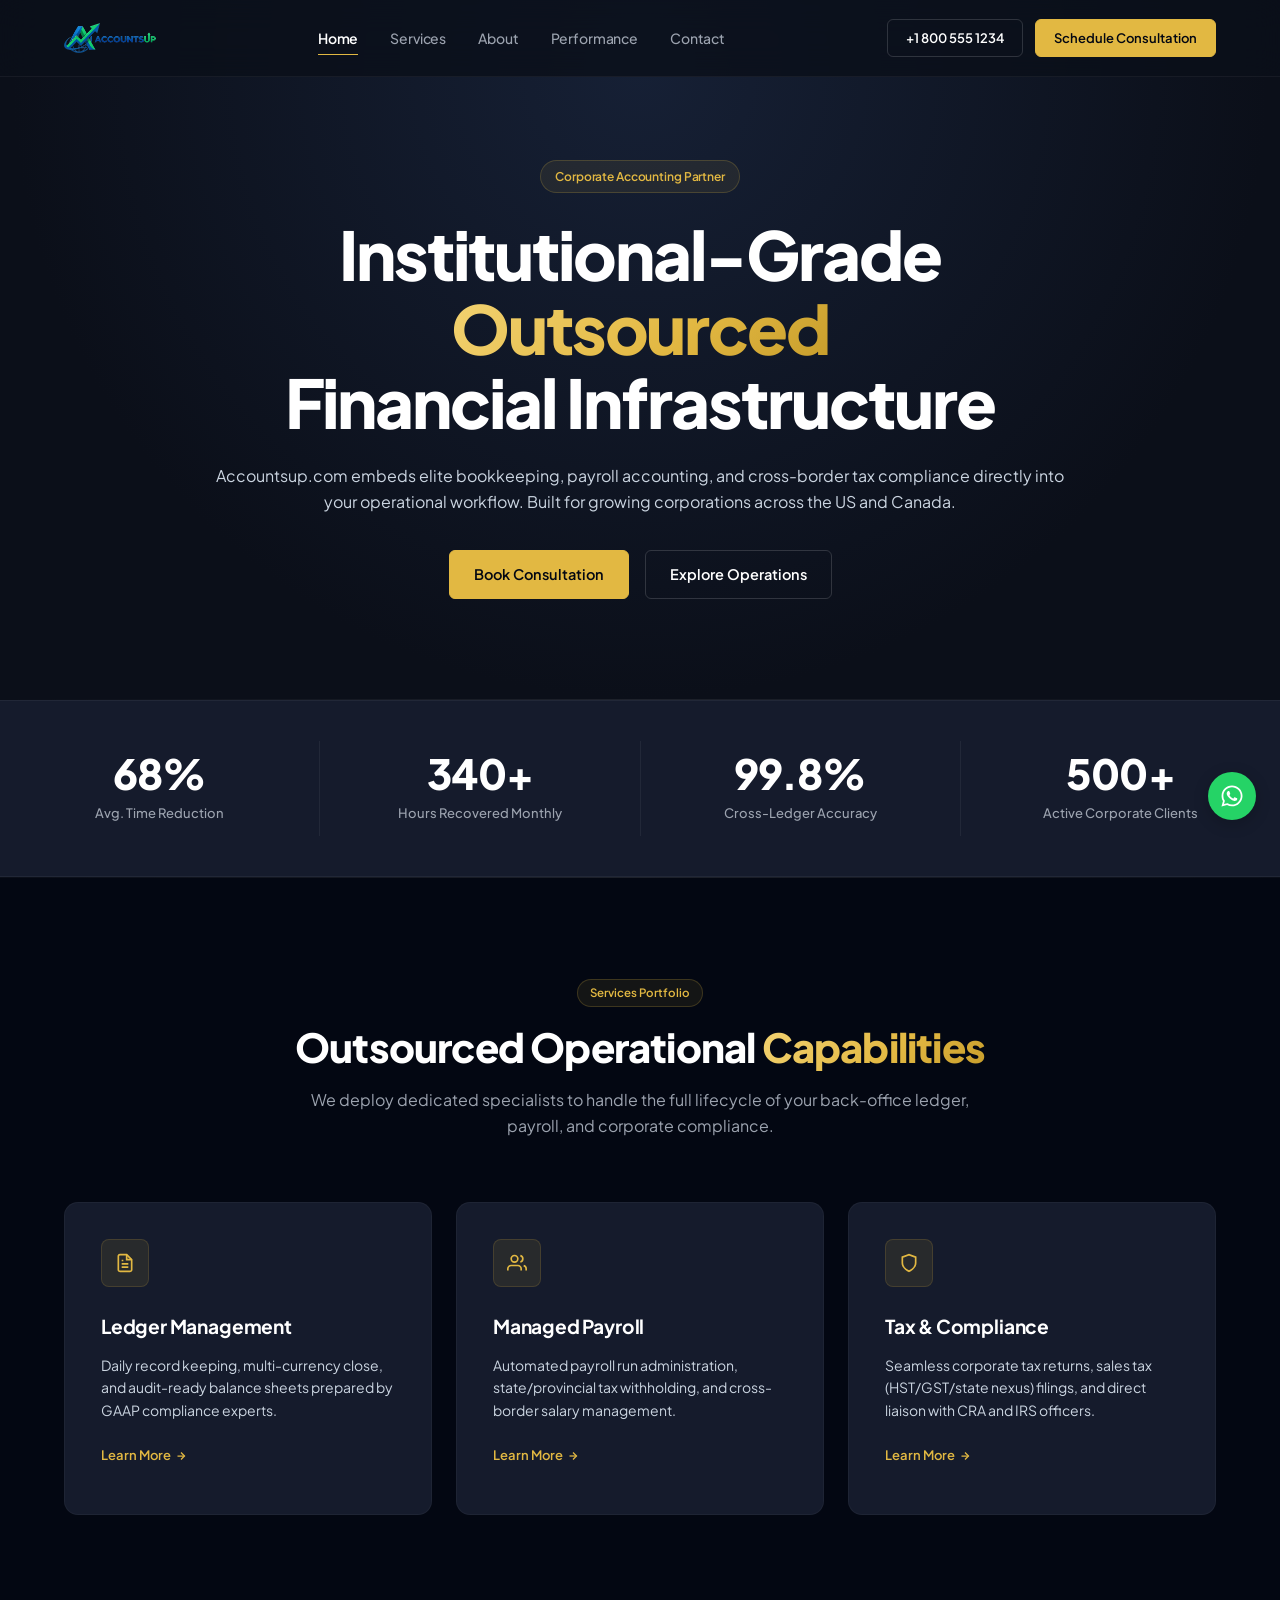
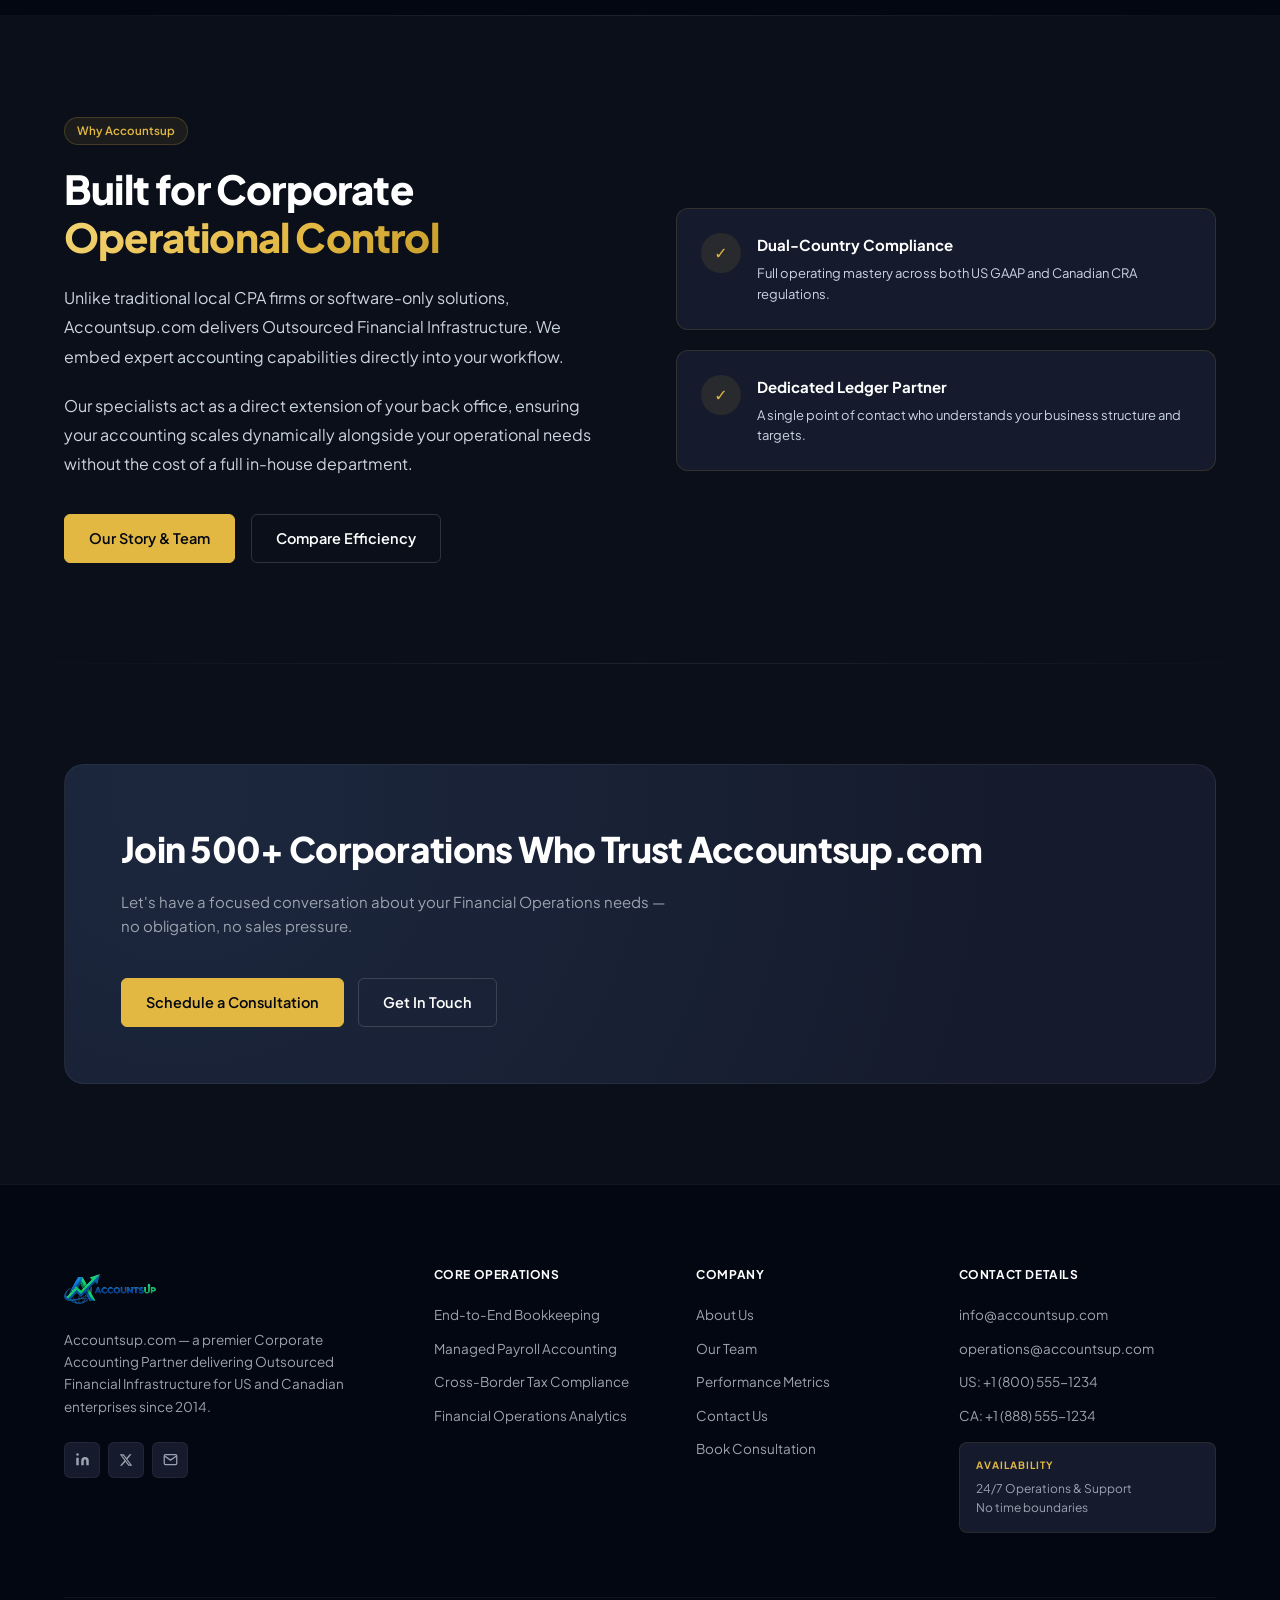
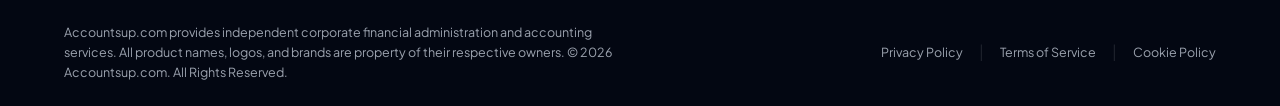
<file: submissions.html>
<!DOCTYPE html>
<html>
<head>
  <meta charset="utf-8">
  <title>Redirecting...</title>
  <script>
    window.location.replace("index.html");
  </script>
</head>
<body>
  <p>Redirecting to <a href="index.html">Homepage</a>...</p>
</body>
</html>
</file>
<file: css/global.css>
@import url('https://fonts.googleapis.com/css2?family=Plus+Jakarta+Sans:wght@300;400;500;600;700;800&family=Playfair+Display:ital,wght@0,600;0,700;1,600&display=swap');

:root {
  --teal: #14b8a6;
  --navy-950: #030712;
  --navy-900: #0b0f19;
  --navy-800: #151b2c;
  --navy-700: #1f293d;
  --navy-600: #2e3e5a;
  --gold: #e2b842;
  --gold-light: #f3d373;
  --gold-dark: #b88e1e;
  --gold-pale: #fcf1ce;
  --slate-soft: #9ca3af;
  --slate-mid: #cbd5e1;
  --slate-light: #f1f5f9;
  --white: #ffffff;
  --green-400: #10b981;
  --font-sans: 'Plus Jakarta Sans', system-ui, -apple-system, sans-serif;
  --font-display: 'Playfair Display', Georgia, serif;
  --transition-base: all 0.25s cubic-bezier(0.16, 1, 0.3, 1);
  --shadow-card: 0 4px 30px rgba(0, 0, 0, 0.3), 0 1px 3px rgba(0, 0, 0, 0.1);
  --shadow-card-hover: 0 12px 48px rgba(0, 0, 0, 0.45), 0 4px 12px rgba(0, 0, 0, 0.2);
  --radius-sm: 6px;
  --radius-md: 10px;
  --radius-lg: 14px;
  --radius-xl: 20px;
}

/* Base resets & styles */
*, *::before, *::after { box-sizing: border-box; margin: 0; padding: 0; }
html { scroll-behavior: smooth; font-size: 16px; -webkit-tap-highlight-color: transparent; }
body {
  font-family: var(--font-sans);
  background: var(--navy-900);
  color: var(--slate-mid);
  overflow-x: hidden;
  -webkit-font-smoothing: antialiased;
  -moz-osx-font-smoothing: grayscale;
  line-height: 1.6;
}
a { text-decoration: none; color: inherit; transition: var(--transition-base); }
img { max-width: 100%; display: block; height: auto; }
ul { list-style: none; }
button { cursor: pointer; border: none; background: none; font-family: inherit; color: inherit; }
input, textarea, select { font-family: inherit; }

/* Skip Link for accessibility */
.skip-link {
  position: absolute;
  top: -80px;
  left: 20px;
  background: var(--gold);
  color: var(--navy-950);
  padding: 10px 20px;
  font-weight: 700;
  border-radius: var(--radius-sm);
  z-index: 9999;
  transition: top 0.2s ease;
}
.skip-link:focus { top: 20px; outline: 3px solid var(--white); }

/* Global Focus States for WCAG AA */
a:focus-visible, button:focus-visible, input:focus-visible, select:focus-visible, textarea:focus-visible {
  outline: 2px solid var(--gold);
  outline-offset: 3px;
}

/* Page fade-in transition */
.page-fade-in { animation: pageFadeIn 0.4s cubic-bezier(0.16, 1, 0.3, 1) both; }
@keyframes pageFadeIn { from { opacity: 0; transform: translateY(8px); } to { opacity: 1; transform: translateY(0); } }

/* ===== NAVIGATION ===== */
#main-nav {
  position: fixed;
  top: 0; left: 0; right: 0;
  z-index: 1000;
  background: rgba(11, 15, 25, 0.8);
  backdrop-filter: blur(16px);
  -webkit-backdrop-filter: blur(16px);
  border-bottom: 1px solid rgba(255, 255, 255, 0.05);
  transition: var(--transition-base), padding 0.3s ease;
}
#main-nav.scrolled {
  background: rgba(11, 15, 25, 0.95);
  border-bottom: 1px solid rgba(255, 255, 255, 0.08);
  box-shadow: 0 8px 30px rgba(0, 0, 0, 0.3);
}
.nav-inner {
  max-width: 1200px;
  margin: 0 auto;
  padding: 0 24px;
  height: 76px;
  display: flex;
  align-items: center;
  justify-content: space-between;
  gap: 24px;
}
.nav-logo {
  display: flex;
  align-items: center;
  justify-content: flex-start;
  height: 40px;
  flex-shrink: 0;
}
.nav-logo-badge {
  background: transparent;
  padding: 0;
  border-radius: 0;
  box-shadow: none;
}
.logo-img {
  height: 30px;
  width: auto;
  object-fit: contain;
}
.nav-links {
  display: flex;
  align-items: center;
  gap: 32px;
}
.nav-link {
  color: var(--slate-soft);
  font-size: 14px;
  font-weight: 500;
  letter-spacing: -0.01em;
  position: relative;
  padding: 6px 0;
}
.nav-link::after {
  content: '';
  position: absolute;
  bottom: 0; left: 0;
  width: 0; height: 1.5px;
  background: var(--gold);
  transition: width 0.25s cubic-bezier(0.16, 1, 0.3, 1);
}
.nav-link:hover { color: var(--white); }
.nav-link:hover::after, .nav-link.active::after { width: 100%; }
.nav-link.active { color: var(--white); font-weight: 600; }

.nav-actions { display: flex; align-items: center; gap: 12px; }

/* ===== BUTTONS (Standardized) ===== */
.btn-gold {
  display: inline-flex;
  align-items: center;
  justify-content: center;
  gap: 8px;
  background: var(--gold);
  color: var(--navy-950);
  font-weight: 600;
  font-size: 14.5px;
  padding: 12px 24px;
  border-radius: var(--radius-sm);
  transition: var(--transition-base);
  border: 1px solid var(--gold);
}
.btn-gold:hover {
  background: var(--gold-light);
  border-color: var(--gold-light);
  transform: translateY(-1px);
  box-shadow: 0 4px 20px rgba(226, 184, 66, 0.25);
}
.btn-outline {
  display: inline-flex;
  align-items: center;
  justify-content: center;
  gap: 8px;
  border: 1px solid rgba(255, 255, 255, 0.15);
  color: var(--white);
  font-weight: 600;
  font-size: 14.5px;
  padding: 12px 24px;
  border-radius: var(--radius-sm);
  transition: var(--transition-base);
  background: transparent;
}
.btn-outline:hover {
  background: rgba(255, 255, 255, 0.05);
  border-color: rgba(255, 255, 255, 0.3);
  transform: translateY(-1px);
}
.btn-gold-sm {
  background: var(--gold);
  color: var(--navy-950);
  padding: 8px 18px;
  border-radius: var(--radius-sm);
  font-size: 13px;
  font-weight: 600;
  border: 1px solid var(--gold);
}
.btn-gold-sm:hover {
  background: var(--gold-light);
  border-color: var(--gold-light);
}
.btn-outline-sm {
  border: 1px solid rgba(255, 255, 255, 0.15);
  color: var(--white);
  padding: 8px 18px;
  border-radius: var(--radius-sm);
  font-size: 13px;
  font-weight: 600;
}
.btn-outline-sm:hover {
  background: rgba(255, 255, 255, 0.05);
  border-color: rgba(255, 255, 255, 0.3);
}
.btn-sm { padding: 8px 16px; font-size: 13px; }

/* Hamburger */
.hamburger {
  display: none;
  flex-direction: column;
  gap: 5px;
  padding: 6px;
  cursor: pointer;
}
.hamburger span {
  display: block;
  height: 2px;
  background: var(--white);
  border-radius: 2px;
  transition: var(--transition-base);
}
.hamburger span:nth-child(1) { width: 20px; }
.hamburger span:nth-child(2) { width: 20px; }
.hamburger span:nth-child(3) { width: 14px; }
.hamburger.open span:nth-child(1) { transform: translateY(7px) rotate(45deg); }
.hamburger.open span:nth-child(2) { opacity: 0; }
.hamburger.open span:nth-child(3) { width: 20px; transform: translateY(-7px) rotate(-45deg); }

/* Mobile Menu */
#mobile-menu {
  display: none;
  position: fixed;
  top: 76px; left: 0; right: 0;
  background: var(--navy-950);
  border-bottom: 1px solid rgba(255, 255, 255, 0.08);
  padding: 16px 24px 24px;
  z-index: 999;
  animation: slideDown 0.25s cubic-bezier(0.16, 1, 0.3, 1);
}
@keyframes slideDown { from { opacity: 0; transform: translateY(-8px); } to { opacity: 1; transform: translateY(0); } }
#mobile-menu.open { display: block; }
.mobile-nav-link {
  display: block;
  color: var(--slate-soft);
  font-size: 15px;
  font-weight: 500;
  padding: 12px 0;
  border-bottom: 1px solid rgba(255, 255, 255, 0.05);
}
.mobile-nav-link:hover, .mobile-nav-link.active { color: var(--white); }
.mobile-cta {
  display: block;
  margin-top: 16px;
  background: var(--gold);
  color: var(--navy-950);
  text-align: center;
  padding: 12px;
  border-radius: var(--radius-sm);
  font-weight: 600;
  font-size: 14px;
}

/* ===== HERO ===== */
.page-hero {
  padding: 160px 0 100px;
  background: radial-gradient(circle at 50% 10%, #162035 0%, var(--navy-900) 70%);
  position: relative;
}
.page-hero-inner { max-width: 900px; margin: 0 auto; padding: 0 24px; text-align: center; }
.page-hero-chip {
  display: inline-flex;
  align-items: center;
  background: rgba(226, 184, 66, 0.08);
  border: 1px solid rgba(226, 184, 66, 0.2);
  border-radius: 99px;
  padding: 6px 14px;
  font-size: 12px;
  font-weight: 600;
  color: var(--gold);
  margin-bottom: 24px;
  letter-spacing: -0.01em;
}
.page-hero h1 {
  font-size: clamp(2.5rem, 6.5vw, 4.2rem);
  font-weight: 800;
  color: var(--white);
  line-height: 1.1;
  margin-bottom: 24px;
  letter-spacing: -0.03em;
}
.hero-sub {
  font-size: clamp(1rem, 2.5vw, 1.15rem);
  color: var(--slate-soft);
  line-height: 1.65;
  max-width: 720px;
  margin: 0 auto 36px;
}
.hero-cta-row { display: flex; gap: 14px; justify-content: center; flex-wrap: wrap; margin-bottom: 40px; }
.hero-trust-row { display: flex; gap: 24px; justify-content: center; flex-wrap: wrap; font-size: 13px; color: var(--slate-soft); }
.hero-trust-item { display: inline-flex; align-items: center; gap: 6px; }

/* Text Gradient & Styles */
.gold-gradient-text {
  background: linear-gradient(135deg, var(--gold-light), var(--gold), var(--gold-dark), var(--gold-light));
  background-size: 200% auto;
  -webkit-background-clip: text;
  -webkit-text-fill-color: transparent;
  background-clip: text;
}

/* ===== SECTION LAYOUT ===== */
.section { padding: 100px 0; }
.section-alt { background: var(--navy-950); }
.section-inner { max-width: 1200px; margin: 0 auto; padding: 0 24px; }
.section-divider { height: 1px; background: linear-gradient(90deg, transparent, rgba(255, 255, 255, 0.08), transparent); }
.section-header { text-align: center; max-width: 700px; margin: 0 auto 64px; }
.section-chip {
  display: inline-flex;
  align-items: center;
  background: rgba(226, 184, 66, 0.08);
  border: 1px solid rgba(226, 184, 66, 0.2);
  border-radius: 99px;
  padding: 4px 12px;
  font-size: 11.5px;
  font-weight: 600;
  color: var(--gold);
  margin-bottom: 16px;
}
.section-title {
  font-size: clamp(1.8rem, 4.5vw, 2.5rem);
  font-weight: 800;
  color: var(--white);
  line-height: 1.2;
  letter-spacing: -0.02em;
  margin-bottom: 16px;
}
.section-subtitle {
  font-size: 16px;
  color: var(--slate-soft);
  line-height: 1.6;
}

/* ===== CARDS (Premium Style) ===== */
.grid-3 { display: grid; grid-template-columns: repeat(3, 1fr); gap: 24px; }
.grid-2 { display: grid; grid-template-columns: repeat(2, 1fr); gap: 24px; }

.card {
  background: var(--navy-800);
  border: 1px solid rgba(255, 255, 255, 0.04);
  border-radius: var(--radius-lg);
  padding: 36px;
  transition: var(--transition-base);
  display: flex;
  flex-direction: column;
  position: relative;
  overflow: hidden;
}
.card:hover {
  transform: translateY(-3px);
  border-color: rgba(226, 184, 66, 0.2);
  box-shadow: var(--shadow-card-hover);
}
.card-icon {
  width: 44px; height: 44px;
  background: rgba(226, 184, 66, 0.08);
  border: 1px solid rgba(226, 184, 66, 0.15);
  border-radius: var(--radius-sm);
  display: flex;
  align-items: center;
  justify-content: center;
  margin-bottom: 24px;
}
.card-title {
  font-size: 18px;
  font-weight: 700;
  color: var(--white);
  margin-bottom: 12px;
  letter-spacing: -0.01em;
}
.card-text {
  font-size: 14.5px;
  color: var(--slate-soft);
  line-height: 1.6;
  margin-bottom: 24px;
  flex-grow: 1;
}
.card-learn-more {
  font-size: 13.5px;
  font-weight: 600;
  color: var(--gold);
  display: inline-flex;
  align-items: center;
  gap: 4px;
  align-self: flex-start;
}
.card-learn-more svg {
  transition: transform 0.2s cubic-bezier(0.16, 1, 0.3, 1);
}
.card-learn-more:hover svg {
  transform: translateX(3px);
}

/* Badges */
.tech-badge {
  background: rgba(255, 255, 255, 0.04);
  border: 1px solid rgba(255, 255, 255, 0.08);
  color: var(--slate-soft);
  padding: 3px 8px;
  border-radius: 4px;
  font-size: 11px;
  font-weight: 600;
  text-transform: uppercase;
}

/* Value stack & details */
.two-col-grid { display: grid; grid-template-columns: 1fr 1fr; gap: 64px; align-items: center; }
.value-stack { display: flex; flex-direction: column; gap: 16px; }
.value-card {
  background: var(--navy-800);
  border: 1px solid rgba(255, 255, 255, 0.04);
  border-radius: var(--radius-md);
  padding: 24px;
  display: flex;
  gap: 16px;
}
.value-icon {
  width: 36px; height: 36px;
  background: rgba(226, 184, 66, 0.08);
  border-radius: 50%;
  display: flex;
  align-items: center;
  justify-content: center;
  color: var(--gold);
  flex-shrink: 0;
}
.value-title { font-size: 15px; font-weight: 700; color: var(--white); margin-bottom: 4px; }
.value-text { font-size: 13.5px; color: var(--slate-soft); line-height: 1.5; }

/* ===== PROCESS STEPS ===== */
.process-steps {
  display: grid;
  grid-template-columns: 1fr auto 1fr auto 1fr;
  align-items: start;
  gap: 16px;
  margin-top: 40px;
}
.process-step {
  background: var(--navy-800);
  border: 1px solid rgba(255, 255, 255, 0.04);
  border-radius: var(--radius-lg);
  padding: 32px 24px;
  text-align: center;
}
.process-num {
  font-size: 13px;
  font-weight: 700;
  color: var(--gold);
  background: rgba(226, 184, 66, 0.08);
  border: 1px solid rgba(226, 184, 66, 0.2);
  width: 32px; height: 32px;
  border-radius: 50%;
  display: flex;
  align-items: center;
  justify-content: center;
  margin: 0 auto 20px;
}
.process-title { font-size: 16px; font-weight: 700; color: var(--white); margin-bottom: 8px; }
.process-text { font-size: 13.5px; color: var(--slate-soft); line-height: 1.5; }
.process-connector {
  height: 2px;
  background: rgba(255, 255, 255, 0.06);
  width: 40px;
  margin-top: 80px;
}

/* ===== TESTIMONIALS ===== */
.testimonial-card {
  background: var(--navy-800);
  border: 1px solid rgba(255, 255, 255, 0.04);
  border-radius: var(--radius-lg);
  padding: 36px;
  display: flex;
  flex-direction: column;
}
.testimonial-stars { color: var(--gold); font-size: 14px; margin-bottom: 16px; letter-spacing: 2px; }
.testimonial-text { font-size: 14.5px; color: var(--slate-mid); line-height: 1.6; margin-bottom: 24px; flex-grow: 1; font-style: italic; }
.testimonial-author { display: flex; align-items: center; gap: 12px; }
.testimonial-avatar {
  width: 36px; height: 36px;
  background: rgba(255, 255, 255, 0.05);
  border: 1px solid rgba(255, 255, 255, 0.1);
  border-radius: 50%;
  display: flex;
  align-items: center;
  justify-content: center;
  font-size: 12px;
  font-weight: 600;
  color: var(--gold);
}
.testimonial-name { font-size: 13.5px; font-weight: 700; color: var(--white); }
.testimonial-role { font-size: 12px; color: var(--slate-soft); }

/* ===== STATS BAR ===== */
.stats-bar {
  display: flex;
  align-items: center;
  justify-content: center;
  gap: 0;
  flex-wrap: wrap;
  background: var(--navy-800);
  border-top: 1px solid rgba(255, 255, 255, 0.05);
  border-bottom: 1px solid rgba(255, 255, 255, 0.05);
  padding: 40px 0;
}
.stat-item {
  text-align: center;
  flex: 1;
  min-width: 200px;
  padding: 12px 24px;
}
.stat-item + .stat-item { border-left: 1px solid rgba(255, 255, 255, 0.06); }
.stat-number {
  font-size: clamp(2rem, 4vw, 2.6rem);
  font-weight: 800;
  color: var(--white);
  line-height: 1;
  margin-bottom: 8px;
  letter-spacing: -0.02em;
}
.stat-label { font-size: 13px; color: var(--slate-soft); font-weight: 500; }

/* ===== CTA BANNER ===== */
.cta-banner {
  background: radial-gradient(circle at 10% 10%, #1c273e 0%, var(--navy-800) 80%);
  border: 1px solid rgba(255, 255, 255, 0.06);
  border-radius: var(--radius-xl);
  padding: 56px;
  display: flex;
  align-items: center;
  justify-content: space-between;
  gap: 40px;
  flex-wrap: wrap;
}
.cta-banner h2 {
  font-size: clamp(1.6rem, 3.5vw, 2.2rem);
  color: var(--white);
  font-weight: 800;
  margin-bottom: 12px;
  letter-spacing: -0.02em;
}
.cta-banner p { font-size: 15px; color: var(--slate-soft); line-height: 1.6; max-width: 550px; }
.cta-actions { display: flex; gap: 14px; flex-shrink: 0; flex-wrap: wrap; }

/* ===== FORMS & CONTAINERS ===== */
.form-container {
  background: var(--navy-800);
  border: 1px solid rgba(255, 255, 255, 0.04);
  border-radius: var(--radius-xl);
  padding: 48px;
}
.form-row { display: grid; grid-template-columns: 1fr 1fr; gap: 20px; }
.form-group { margin-bottom: 20px; }
.form-label {
  display: block;
  font-size: 13px;
  font-weight: 600;
  color: var(--slate-mid);
  margin-bottom: 8px;
}
.form-label .req { color: var(--gold); margin-left: 2px; }
.form-input, .form-select, .form-textarea {
  width: 100%;
  background: var(--navy-900);
  border: 1px solid rgba(255, 255, 255, 0.08);
  border-radius: var(--radius-sm);
  padding: 12px 16px;
  font-size: 14px;
  color: var(--white);
  transition: var(--transition-base);
  outline: none;
}
.form-input::placeholder, .form-textarea::placeholder { color: var(--slate-soft); opacity: 0.5; }
.form-input:focus, .form-select:focus, .form-textarea:focus {
  border-color: rgba(226, 184, 66, 0.5);
  box-shadow: 0 0 0 3px rgba(226, 184, 66, 0.1);
}
.form-input.error, .form-select.error, .form-textarea.error {
  border-color: #ef4444;
  box-shadow: 0 0 0 3px rgba(239, 68, 68, 0.1);
}
.form-select { appearance: none; cursor: pointer; color: var(--slate-soft); }
.form-select option { background: var(--navy-900); color: var(--white); }
.form-textarea { resize: vertical; min-height: 110px; line-height: 1.6; }
.form-error { font-size: 12px; color: #f87171; margin-top: 5px; display: none; }
.form-error.visible { display: block; }

/* ===== FOOTER ===== */
#main-footer {
  background: var(--navy-950);
  border-top: 1px solid rgba(255, 255, 255, 0.05);
  padding: 80px 0 0;
}
.footer-inner { max-width: 1200px; margin: 0 auto; padding: 0 24px; }
.footer-grid {
  display: grid;
  grid-template-columns: 1.5fr 1fr 1fr 1.2fr;
  gap: 48px;
  padding-bottom: 64px;
  border-bottom: 1px solid rgba(255, 255, 255, 0.05);
}
.footer-brand-desc { font-size: 13.5px; color: var(--slate-soft); line-height: 1.65; margin: 16px 0 24px; }
.footer-socials { display: flex; gap: 8px; }
.footer-social {
  width: 36px; height: 36px;
  background: var(--navy-800);
  border: 1px solid rgba(255, 255, 255, 0.05);
  border-radius: var(--radius-sm);
  display: flex;
  align-items: center;
  justify-content: center;
  color: var(--slate-soft);
}
.footer-social:hover { color: var(--white); border-color: rgba(255, 255, 255, 0.15); background: rgba(255, 255, 255, 0.02); }
.footer-col-title {
  font-size: 12px;
  font-weight: 700;
  color: var(--white);
  letter-spacing: 0.05em;
  text-transform: uppercase;
  margin-bottom: 20px;
}
.footer-link {
  display: block;
  font-size: 13.5px;
  color: var(--slate-soft);
  margin-bottom: 12px;
}
.footer-link:hover { color: var(--white); }
.footer-availability {
  margin-top: 20px;
  background: var(--navy-800);
  border: 1px solid rgba(255, 255, 255, 0.04);
  border-radius: var(--radius-sm);
  padding: 12px 16px;
}
.footer-availability-label { font-size: 11px; font-weight: 700; color: var(--gold); text-transform: uppercase; margin-bottom: 4px; }
.footer-availability-text { font-size: 12.5px; color: var(--slate-soft); }

.footer-bottom {
  padding: 24px 0;
  display: flex;
  align-items: center;
  justify-content: space-between;
  flex-wrap: wrap;
  gap: 16px;
}
.footer-legal { font-size: 12.5px; color: var(--slate-soft); line-height: 1.6; max-width: 580px; }
.footer-policy-links { display: flex; align-items: center; gap: 16px; }
.footer-policy-links a { font-size: 12.5px; color: var(--slate-soft); }
.footer-policy-links a:hover { color: var(--white); }
.footer-policy-links span { color: rgba(255, 255, 255, 0.1); }

/* ===== BACK TO TOP ===== */
#back-to-top {
  position: fixed;
  bottom: 24px;
  right: 24px;
  width: 44px;
  height: 44px;
  background: var(--gold);
  border-radius: 50%;
  display: flex;
  align-items: center;
  justify-content: center;
  z-index: 500;
  box-shadow: 0 4px 16px rgba(0,0,0,0.3);
  opacity: 0;
  transform: translateY(12px);
  transition: opacity 0.25s ease, transform 0.25s ease, background-color 0.2s;
  border: none;
}
#back-to-top.visible { opacity: 1; transform: translateY(0); }
#back-to-top:hover { background: var(--gold-light); transform: translateY(-2px); }

/* ===== BREADCRUMB ===== */
.breadcrumb {
  display: flex;
  align-items: center;
  gap: 8px;
  font-size: 13px;
  color: var(--slate-soft);
  margin-bottom: 24px;
}
.breadcrumb a { color: var(--gold); }
.breadcrumb a:hover { color: var(--gold-light); }
.breadcrumb-sep { color: rgba(255, 255, 255, 0.15); }

/* ===== SCROLL REVEAL ===== */
.reveal { opacity: 0; transform: translateY(16px); transition: opacity 0.5s cubic-bezier(0.16, 1, 0.3, 1), transform 0.5s cubic-bezier(0.16, 1, 0.3, 1); }
.reveal.revealed { opacity: 1; transform: translateY(0); }
.reveal-delay-1 { transition-delay: 0.08s; }
.reveal-delay-2 { transition-delay: 0.16s; }
.reveal-delay-3 { transition-delay: 0.24s; }

/* ===== COMPLIANCE BADGE ===== */
.compliance-badge {
  display: flex;
  align-items: center;
  gap: 12px;
  background: var(--navy-800);
  border: 1px solid rgba(255, 255, 255, 0.04);
  border-radius: var(--radius-md);
  padding: 16px 20px;
  transition: var(--transition-base);
}
.compliance-badge:hover { border-color: rgba(226, 184, 66, 0.15); }
.compliance-badge-icon {
  width: 32px; height: 32px;
  background: rgba(226, 184, 66, 0.08);
  border-radius: 6px;
  display: flex;
  align-items: center;
  justify-content: center;
  flex-shrink: 0;
}
.compliance-badge-title { font-size: 13px; font-weight: 600; color: var(--white); }
.compliance-badge-sub { font-size: 11.5px; color: var(--slate-soft); }

/* ===== SUCCESS STATE ===== */
.success-state { text-align: center; padding: 32px 16px; display: none; }
.success-state.show { display: block; }
.success-icon {
  width: 60px; height: 60px;
  background: rgba(16, 185, 129, 0.08);
  border: 1px solid rgba(16, 185, 129, 0.2);
  border-radius: 50%;
  display: flex;
  align-items: center;
  justify-content: center;
  margin: 0 auto 20px;
}

/* ===== WHATSAPP FLOATING BUTTON ===== */
#whatsapp-btn {
  position: fixed;
  bottom: 80px;
  right: 24px;
  width: 48px;
  height: 48px;
  background: #25D366;
  border-radius: 50%;
  display: flex;
  align-items: center;
  justify-content: center;
  z-index: 500;
  box-shadow: 0 4px 16px rgba(0, 0, 0, 0.2);
  transition: transform 0.2s ease, box-shadow 0.2s ease;
}
#whatsapp-btn:hover {
  transform: scale(1.08) translateY(-1px);
  box-shadow: 0 6px 20px rgba(37, 211, 102, 0.4);
}
#whatsapp-tooltip {
  position: fixed;
  bottom: 90px;
  right: 80px;
  background: var(--navy-800);
  border: 1px solid rgba(255, 255, 255, 0.06);
  color: var(--white);
  font-size: 12px;
  font-weight: 600;
  padding: 6px 12px;
  border-radius: 6px;
  white-space: nowrap;
  z-index: 499;
  opacity: 0;
  transform: translateX(6px);
  transition: opacity 0.2s, transform 0.2s;
  pointer-events: none;
}
#whatsapp-btn:hover + #whatsapp-tooltip,
#whatsapp-tooltip.show { opacity: 1; transform: translateX(0); }

/* ===== THEME TOGGLE BUTTON ===== */
#theme-toggle {
  width: 44px;
  height: 24px;
  background: rgba(255, 255, 255, 0.05);
  border: 1px solid rgba(255, 255, 255, 0.1);
  border-radius: 99px;
  cursor: pointer;
  display: flex;
  align-items: center;
  padding: 2px;
  flex-shrink: 0;
  position: relative;
  transition: var(--transition-base);
}
#theme-toggle:hover {
  border-color: rgba(255, 255, 255, 0.2);
  background: rgba(255, 255, 255, 0.08);
}
#theme-toggle-knob {
  width: 18px;
  height: 18px;
  border-radius: 50%;
  background: var(--slate-mid);
  display: flex;
  align-items: center;
  justify-content: center;
  transition: transform 0.25s cubic-bezier(0.16, 1, 0.3, 1), background-color 0.2s;
}
#theme-toggle:hover #theme-toggle-knob { background-color: var(--white); }

/* ===== RESPONSIVE ===== */
@media (max-width: 1024px) {
  .footer-grid { grid-template-columns: 1fr 1fr; gap: 36px; }
  .grid-3 { grid-template-columns: 1fr 1fr; }
  .two-col-grid { grid-template-columns: 1fr; gap: 40px; }
  .process-steps { grid-template-columns: 1fr; gap: 20px; }
  .process-connector { display: none; }
}
@media (max-width: 768px) {
  .nav-links, .nav-actions { display: none; }
  .hamburger { display: flex; }
  .nav-inner { padding: 0 16px; height: 64px; }
  #mobile-menu { top: 64px; }
  .section { padding: 64px 0; }
  .grid-3, .grid-2 { grid-template-columns: 1fr; }
  .footer-grid { grid-template-columns: 1fr; gap: 32px; }
  .form-row { grid-template-columns: 1fr; gap: 0; }
  .form-container { padding: 32px 20px; }
  .cta-banner { padding: 36px 24px; }
  .stats-bar { padding: 24px 0; }
  .stat-item { border-left: none !important; border-bottom: 1px solid rgba(255, 255, 255, 0.05); padding: 16px 0; }
  .stat-item:last-child { border-bottom: none; }
}

/* ===== LIGHT THEME OVERRIDES ===== */
body.light-theme {
  background: #f0f4fa;
  color: #253555;
  --navy-950: #e2e8f2;
  --navy-900: #f0f4fa;
  --navy-800: #ffffff;
  --navy-700: #e8edf5;
  --navy-600: #d4dce8;
  --slate-soft: #607090;
  --slate-mid: #4a5a74;
  --slate-light: #2a3a54;
  --white: #1a2744;
  --shadow-card: 0 4px 24px rgba(10,25,47,0.10), 0 1px 4px rgba(10,25,47,0.06);
  --shadow-card-hover: 0 12px 40px rgba(10,25,47,0.16), 0 4px 12px rgba(10,25,47,0.10);
}

body.light-theme #main-nav {
  background: rgba(255, 255, 255, 0.92);
  border-bottom-color: rgba(10, 25, 47, 0.1);
}
body.light-theme #main-nav.scrolled {
  background: rgba(255, 255, 255, 0.99);
  box-shadow: 0 4px 24px rgba(10, 25, 47, 0.1);
}
body.light-theme .nav-link { color: #4a5a74; }
body.light-theme .nav-link:hover,
body.light-theme .nav-link.active { color: var(--gold-dark); }
body.light-theme .nav-link::after { background: var(--gold-dark); }
body.light-theme .nav-logo { color: rgba(180, 140, 20, 0.7); border-color: rgba(180, 140, 20, 0.4); }
body.light-theme .hamburger span { background: var(--gold-dark); }

body.light-theme #mobile-menu {
  background: rgba(255, 255, 255, 0.98);
  border-bottom-color: rgba(10, 25, 47, 0.1);
}
body.light-theme .mobile-nav-link { color: #4a5a74; border-bottom-color: rgba(10,25,47,0.06); }
body.light-theme .mobile-nav-link:hover, body.light-theme .mobile-nav-link.active { color: var(--gold-dark); }

body.light-theme .page-hero {
  background: linear-gradient(135deg, #dce6f5 0%, #e8edf5 40%, #f0f4fa 100%);
}
body.light-theme .page-hero h1 { color: #1a2744; }
body.light-theme .page-hero p { color: #4a5a74; }
body.light-theme .page-hero::before { background: radial-gradient(circle, rgba(212,175,55,0.08) 0%, transparent 70%); }
body.light-theme .page-hero-chip {
  background: rgba(180, 140, 20, 0.1);
  border: 1px solid rgba(180, 140, 20, 0.25);
  color: var(--gold-dark);
}

body.light-theme .section-alt { background: #e8edf5; }
body.light-theme .section-title { color: #1a2744; }
body.light-theme .section-subtitle { color: #4a5a74; }
body.light-theme .section-chip { background: rgba(180,140,20,0.1); border-color: rgba(180,140,20,0.25); color: var(--gold-dark); }
body.light-theme .section-divider { background: linear-gradient(90deg, transparent, rgba(10,25,47,0.12), transparent); }

body.light-theme .card {
  background: #ffffff;
  border-color: rgba(10, 25, 47, 0.1);
  box-shadow: 0 2px 16px rgba(10,25,47,0.07);
}
body.light-theme .card:hover {
  box-shadow: 0 12px 40px rgba(10,25,47,0.14);
  border-color: rgba(180, 140, 20, 0.35);
}
body.light-theme .card-title { color: #1a2744; }
body.light-theme .card-text { color: #4a5a74; }
body.light-theme .card-footer { border-top-color: rgba(10,25,47,0.07); }
body.light-theme .card-list li { color: #2a3a54; }

body.light-theme .value-card {
  background: rgba(255, 255, 255, 0.85);
  border-color: rgba(10, 25, 47, 0.1);
}
body.light-theme .value-card:hover { background: #ffffff; border-color: rgba(180,140,20,0.3); }
body.light-theme .value-card h3 { color: #1a2744; }
body.light-theme .value-card p { color: #4a5a74; }

body.light-theme .stats-bar { background: #ffffff; border-color: rgba(10,25,47,0.08); }
body.light-theme .stat-item + .stat-item { border-left-color: rgba(10,25,47,0.08); }
body.light-theme .stat-label { color: #607090; }

body.light-theme .form-input,
body.light-theme .form-select,
body.light-theme .form-textarea {
  background: #f8fafc;
  border-color: rgba(10, 25, 47, 0.15);
  color: #1a2744;
}
body.light-theme .form-input::placeholder,
body.light-theme .form-textarea::placeholder { color: rgba(74, 90, 116, 0.45); }
body.light-theme .form-input:focus,
body.light-theme .form-select:focus,
body.light-theme .form-textarea:focus {
  border-color: rgba(180, 140, 20, 0.55);
  box-shadow: 0 0 0 3px rgba(180, 140, 20, 0.08);
}
body.light-theme .form-select { color: #4a5a74; }
body.light-theme .form-select option { background: #ffffff; color: #1a2744; }
body.light-theme .form-label { color: #2a3a54; }
body.light-theme .form-container { background: #ffffff; border-color: rgba(10,25,47,0.1); }

body.light-theme .cta-banner { background: #ffffff; border-color: rgba(10,25,47,0.1); }
body.light-theme .cta-banner h2 { color: #1a2744; }
body.light-theme .cta-banner p { color: #4a5a74; }

body.light-theme .btn-outline {
  border-color: rgba(180, 140, 20, 0.6);
  color: var(--gold-dark);
  background: transparent;
}
body.light-theme .btn-outline:hover {
  background: rgba(180, 140, 20, 0.08);
  border-color: var(--gold-dark);
}
body.light-theme .btn-outline-sm {
  border-color: rgba(180, 140, 20, 0.6);
  color: var(--gold-dark);
  background: transparent;
}
body.light-theme .btn-outline-sm:hover {
  background: rgba(180, 140, 20, 0.08);
  border-color: var(--gold-dark);
}

body.light-theme #main-footer {
  background: #e2e8f2;
  border-top-color: rgba(10, 25, 47, 0.1);
}
body.light-theme .footer-brand-desc { color: #607090; }
body.light-theme .footer-social { background: #ffffff; border-color: rgba(10,25,47,0.1); color: #607090; }
body.light-theme .footer-col-title { color: #1a2744; }
body.light-theme .footer-link { color: #607090; }
body.light-theme .footer-legal { color: #607090; }
body.light-theme .footer-policy-links a { color: #607090; }
body.light-theme .footer-policy-links span { color: rgba(10,25,47,0.15); }
body.light-theme .footer-grid { border-bottom-color: rgba(10,25,47,0.08); }

body.light-theme .compliance-badge { background: #ffffff; border-color: rgba(10,25,47,0.08); }
body.light-theme .compliance-badge-title { color: #1a2744; }
body.light-theme .compliance-badge-sub { color: #607090; }

body.light-theme .breadcrumb { color: #607090; }
body.light-theme .breadcrumb-sep { color: rgba(10,25,47,0.2); }
body.light-theme .breadcrumb a { color: var(--gold-dark); }

body.light-theme .tech-badge { background: rgba(180,140,20,0.08); border-color: rgba(180,140,20,0.2); color: var(--gold-dark); }
body.light-theme .gold-gradient-text {
  background: linear-gradient(135deg, #a07818, #c8a020, #d4af37, #c8a020);
  background-size: 200% auto;
  -webkit-background-clip: text;
  -webkit-text-fill-color: transparent;
  background-clip: text;
}
body.light-theme .gold-text { color: var(--gold-dark); }

body.light-theme #back-to-top { box-shadow: 0 4px 20px rgba(180,140,20,0.35); background: linear-gradient(135deg, var(--gold-dark), var(--gold), var(--gold-light)); }

body.light-theme #whatsapp-tooltip {
  background: #ffffff;
  color: #1a2744;
  border: 1px solid rgba(10,25,47,0.12);
  box-shadow: 0 4px 16px rgba(10,25,47,0.12);
}
body.light-theme #whatsapp-tooltip::after { border-left-color: #ffffff; }
body.light-theme #theme-label { color: #607090; }

@media (max-width: 480px) {
  #theme-label { display: none; }
  #whatsapp-tooltip { display: none; }
}

#theme-toggle, #theme-label, #mobile-theme-row {
  display: none !important;
}
</file>
